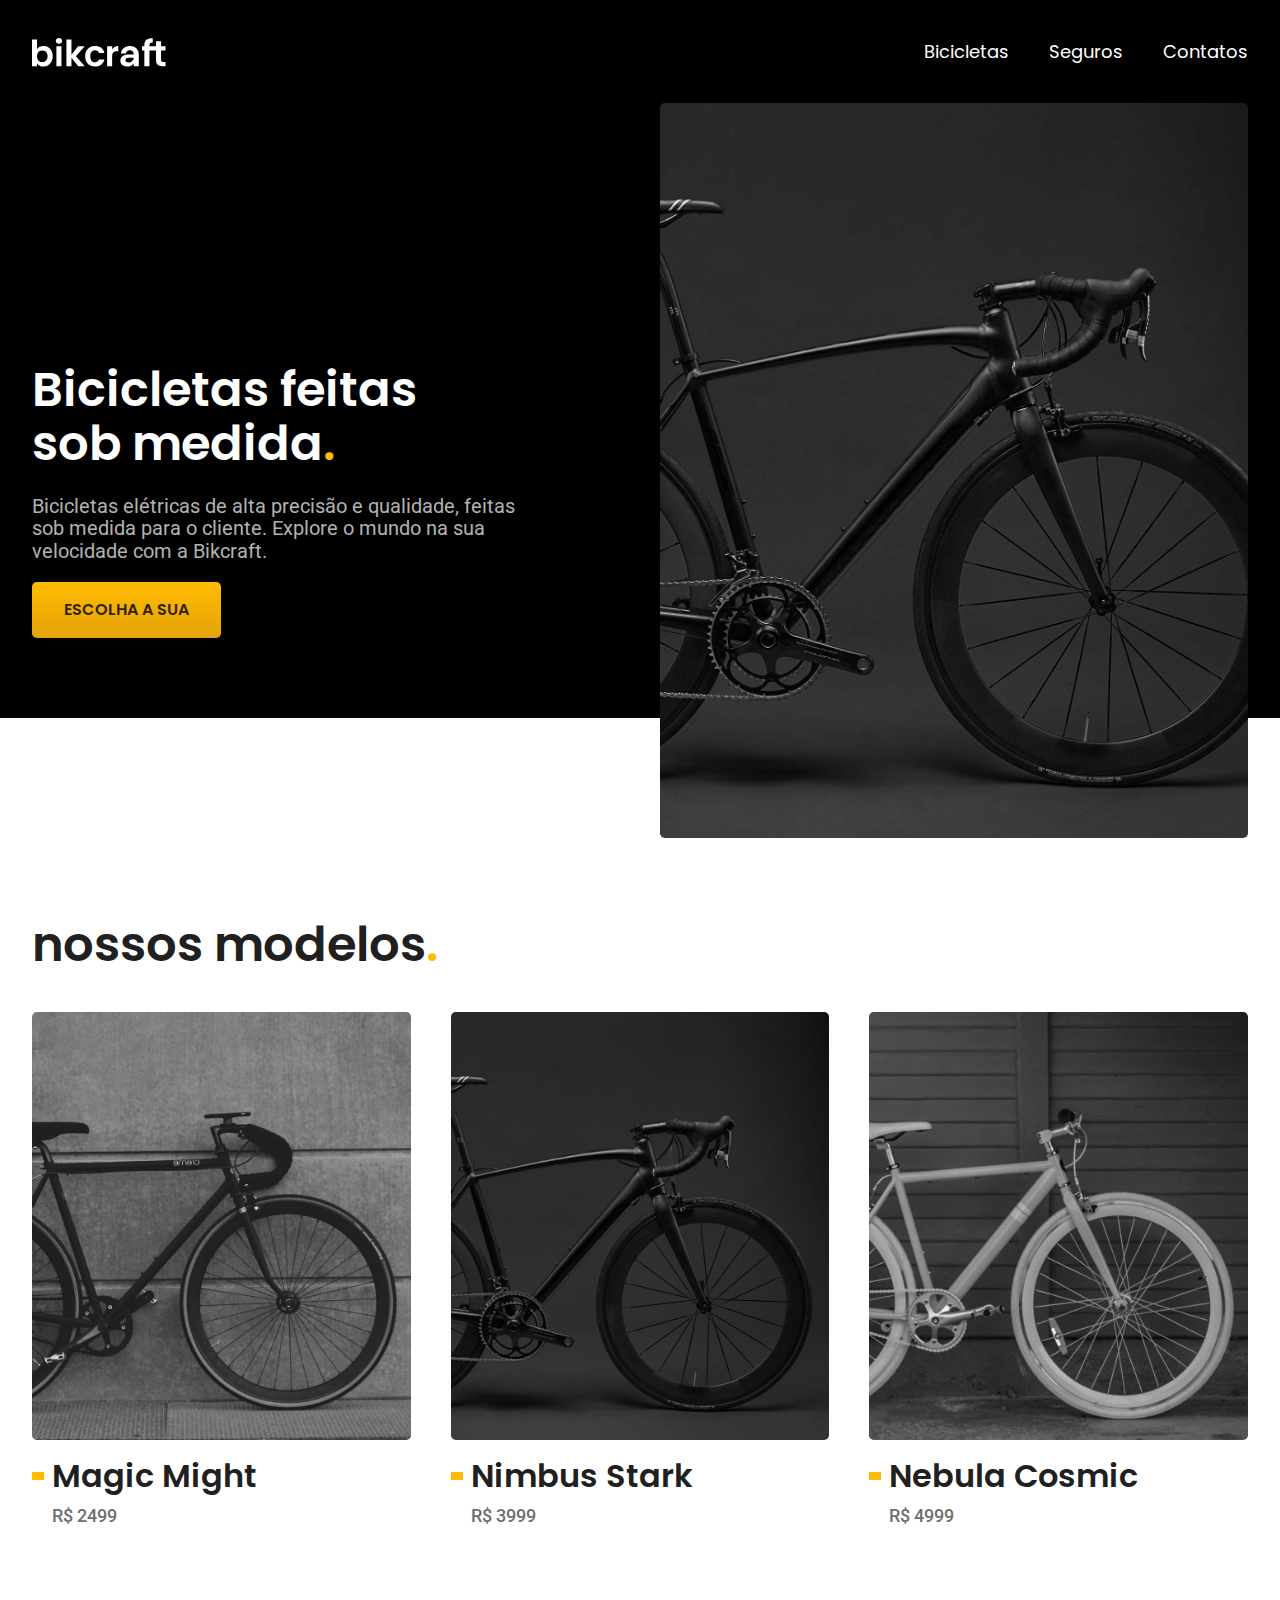
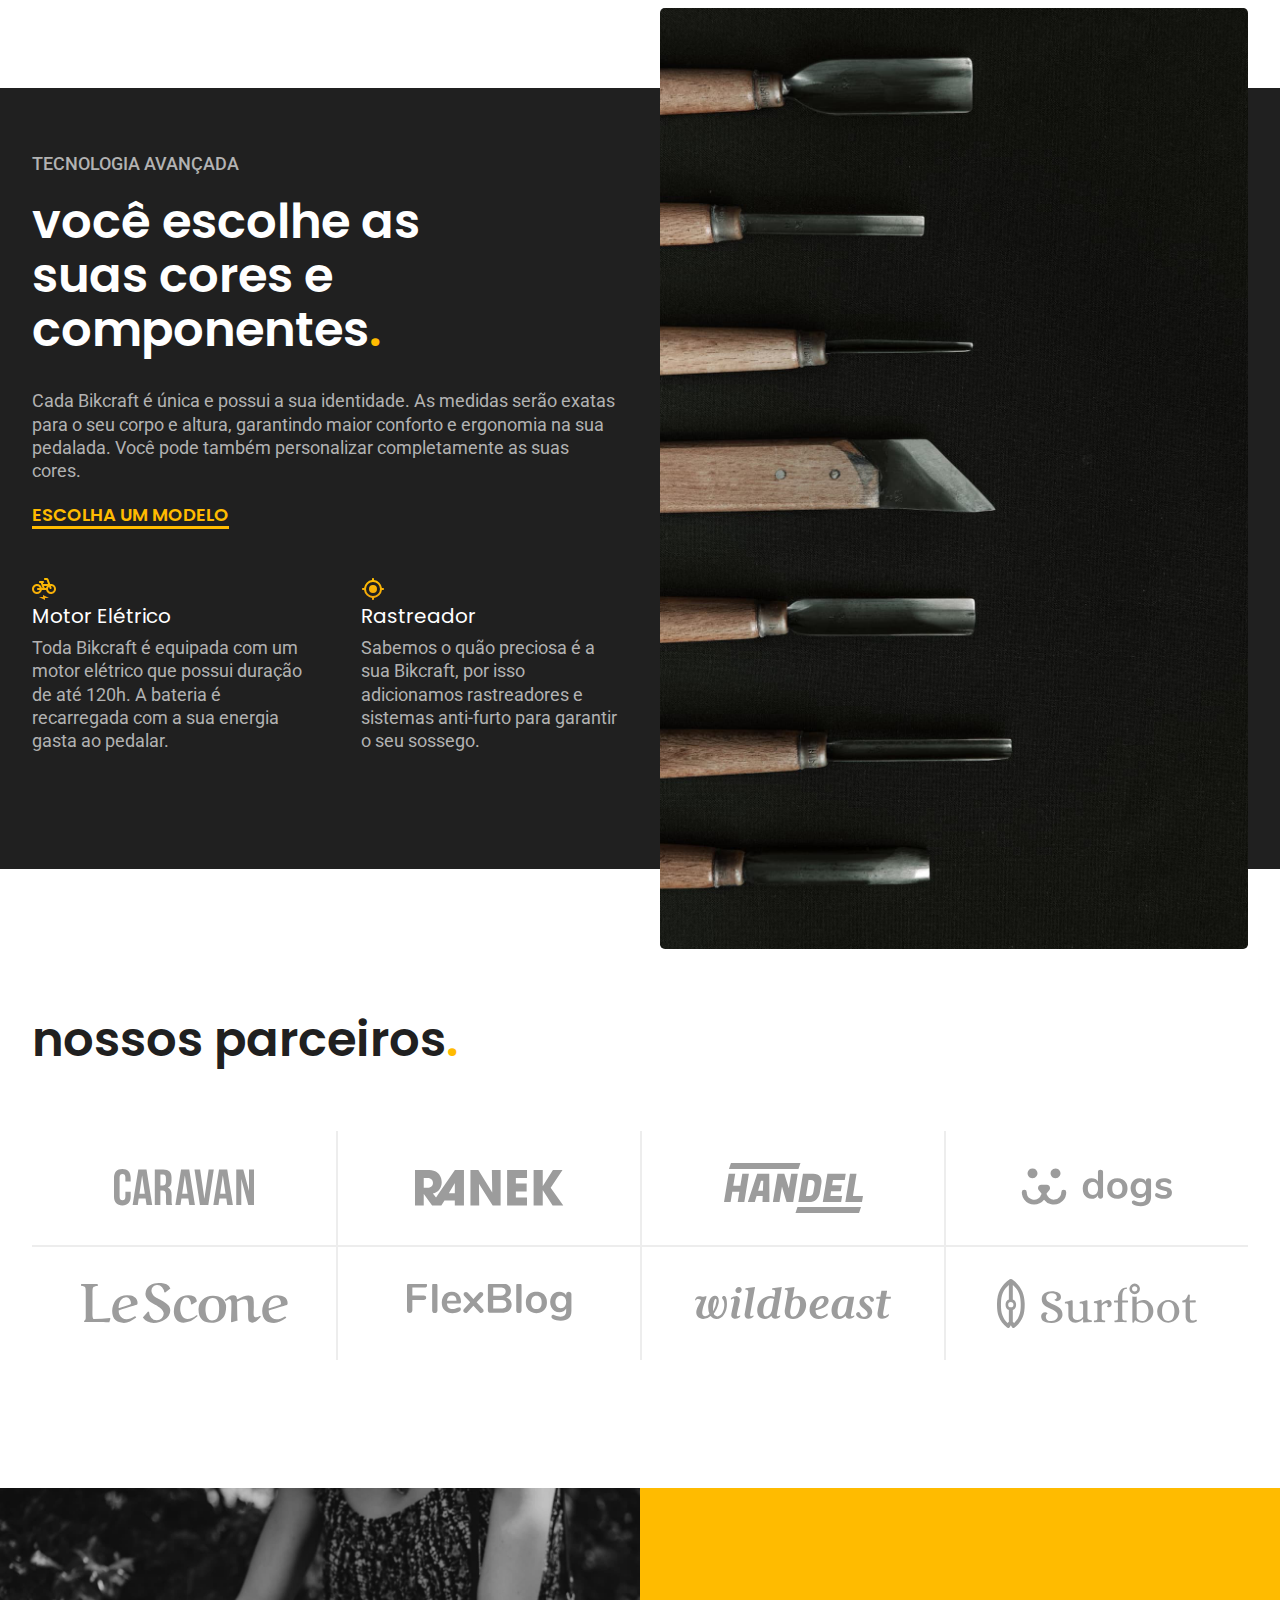
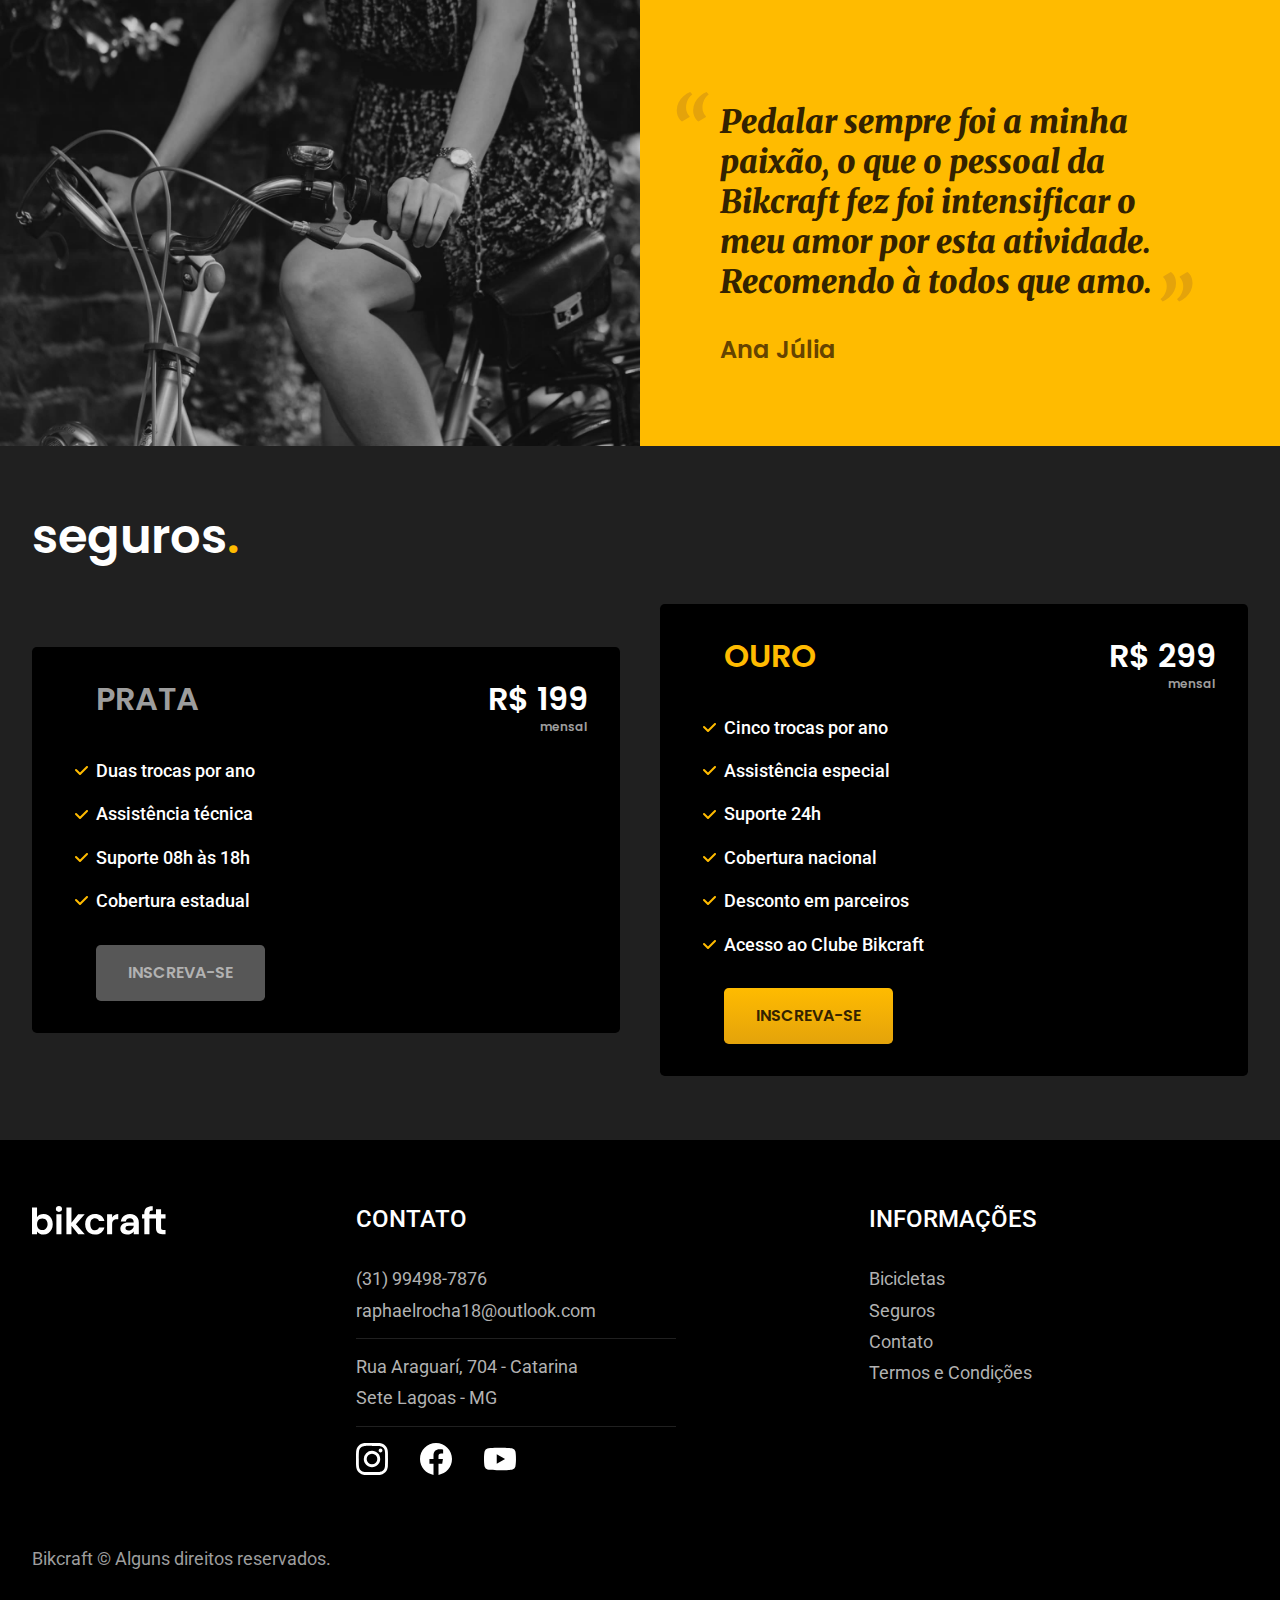
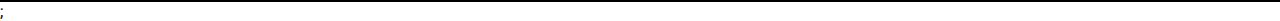
<file: index.html>
<!DOCTYPE html>

<html lang="pt-br">

<head>
    <meta charset="UTF-8">
    <meta name="viewport" content="width=device-width, initial-scale=1.0">

    <title>Bikcraft - Bicicletas Elétricas</title>
    <meta name="description" content="Bicicletas elétricas de alta precisão e qualidade,  feitas sob medida para o cliente. Explore o mundo na sua velocidade com a Bikcraft.">

    <link rel="stylesheet" href="./style.css">

    <link rel="preconnect" href="https://fonts.googleapis.com">
    <link rel="preconnect" href="https://fonts.gstatic.com" crossorigin>
    <link href="https://fonts.googleapis.com/css2?family=Merriweather:ital,wght@1,900&family=Poppins:wght@400;600&family=Roboto:wght@400;500&display=swap" rel="stylesheet">
</head>

<body>
    <header class="header-bg">
        <div class="header container">
            <a href="./"><img src="./img/bikcraft.svg" alt="Logotipo Bikcraft"></a>
            <nav aria-label="primaria">
                <ul class="menu">
                    <li><a class="botao-menu" href="./bicicletas.html">Bicicletas</a></li>
                    <li><a class="botao-menu" href="./seguros.html">Seguros</a></li>
                    <li><a class="botao-menu" href="./contatos.html">Contatos</a></li>
                </ul>
            </nav>
        </div>
    </header>

    <main class="introducao-bg">
        <div class="introducao container">
            <div class="introducao-conteudo">
                <h1 class="poppins-64b c00 fadeInDown" data-anime="200">Bicicletas feitas sob medida<span class="p1">.</span></h1>
                <p class="roboto-24 c40 fadeInDown" data-anime="400">Bicicletas elétricas de alta precisão e qualidade, feitas sob medida para o cliente. Explore o mundo na sua velocidade com a Bikcraft.</p>
                <a class="botao-1 fadeInDown" data-anime="600" href="./bicicletas.html">Escolha a sua</a>
            </div>
            <div>
                <img class="fadeInDown" data-anime="800" src="./img/fotos/introducao.jpg" alt="Bicicleta Preta">
            </div>
        </div>
    </main>

    <article class="bicicletas-home">
        <h2 class="container poppins-64b c99">nossos modelos<span class="p1">.</span></h2>
        <ul>
            <li>
                <a href="./bicicletas/magic.html">
                    <img src="./img/bicicletas/magic-home.jpg" alt="Bicicleta Preta">
                    <h3 class="poppins-32b c99">Magic Might</h3>
                    <span class="roboto-18b c70">R$ 2499</span>
                </a>
            </li>

            <li>
                <a href="./bicicletas/nimbus.html">
                    <img src="./img/bicicletas/nimbus-home.jpg" alt="Bicicleta Preta">
                    <h3 class="poppins-32b c99">Nimbus Stark</h3>
                    <span class="roboto-18b c70">R$ 3999</span>
                </a>
            </li>

            <li>
                <a href="./bicicletas/nebula.html">
                    <img src="./img/bicicletas/nebula-home.jpg" alt="Bicicleta Branca">
                    <h3 class="poppins-32b c99">Nebula Cosmic</h3>
                    <span class="roboto-18b c70">R$ 4999</span>
                </a>
            </li>
        </ul>

    </article>

    <article class="tecnologia-bg">
        <div class="tecnologia container">
            <div class="tecnologia-conteudo">
                <span class="roboto-24b c40">Tecnologia Avançada</span>
                <h2 class="poppins-64b c00">você escolhe as suas cores e componentes<span class="p1">.</span></h2>
                <p class="roboto-24 c40">Cada Bikcraft é única e possui a sua identidade. As medidas serão exatas para o seu corpo e altura, garantindo maior conforto e ergonomia na sua pedalada. Você pode também personalizar completamente as suas cores.</p>
                <a class="botao-link" href="./bicicletas.html">Escolha um modelo</a>
                <ul class="tecnologia-lista">
                    <li>
                        <img src="./img/icones/eletrica.svg" alt="">
                        <h3 class="poppins-24 c00">Motor Elétrico</h3>
                        <p class="roboto-16 c40">Toda Bikcraft é equipada com um motor elétrico que possui duração de até 120h. A bateria é recarregada com a sua energia gasta ao pedalar.</p>
                    </li>

                    <li>
                        <img src="./img/icones/rastreador.svg" alt="">
                        <h3 class="poppins-24 c00">Rastreador</h3>
                        <p class="roboto-16 c40">Sabemos o quão preciosa é a sua Bikcraft, por isso adicionamos rastreadores e sistemas anti-furto para garantir o seu sossego.</p>
                    </li>
                </ul>
            </div>
            <img class="tecnologia-img" src="./img/fotos/tecnologia.jpg" alt="Ferramentas de Manufatura">
        </div>
    </article>

    <section class="parceiros" aria-label="Nossos Parceiros">
        <div class="container">
            <h2 class="poppins-64b c99">nossos parceiros<span class="p1">.</span></h2>
        </div>
        <ul class="container-2">
            <li><img src="./img/parceiros/caravan.svg" alt="Logo Caravan"></li>
            <li><img src="./img/parceiros/ranek.svg" alt="Logo Ranek.svg"></li>
            <li><img src="./img/parceiros/handel.svg" alt="Logo Handel.svg"></li>
            <li><img src="./img/parceiros/dogs.svg" alt="Logo Dogs.svg"></li>
            <li><img src="./img/parceiros/lescone.svg" alt="Logo Lescone.svg"></li>
            <li><img src="./img/parceiros/flexblog.svg" alt="Logo Flexblog.svg"></li>
            <li><img src="./img/parceiros/wildbeast.svg" alt="Logo Wildbeast.svg"></li>
            <li><img src="./img/parceiros/surfbot.svg" alt="Logo Surfbot.svg"></li>
        </ul>
    </section>

    <section class="depoimento" aria-label="Depoimento">
        <div>
            <img src="./img/fotos/depoimento.jpg" alt="Pessoa pedalando uma bicicleta Bikcraft">
        </div>
        <div class="depoimento-conteudo">
            <blockquote>
                <p class="merriweather-40bli p5">Pedalar sempre foi a minha paixão, o que o pessoal da Bikcraft fez foi intensificar o meu amor por esta atividade. Recomendo à todos que amo.</p>
            </blockquote>
            <span class="poppins-24b p4">Ana Júlia</span>
        </div>
    </section>

    <article class="seguros-bg">
        <div class="seguros container">
            <h2 class="poppins-64b c00">seguros<span class="p1">.</span></h2>
            <div class="seguros-item">
                <h3 class="poppins-32b c50">Prata</h3>
                <span class="poppins-32b c00">R$ 199 <span class="poppins-12b c50">mensal</span></span>
                <ul class="roboto-18b c00">
                    <li>Duas trocas por ano</li>
                    <li>Assistência técnica</li>
                    <li>Suporte 08h às 18h</li>
                    <li>Cobertura estadual</li>
                </ul>
                <a class="botao-2" href="./">Inscreva-se</a>
            </div>

            <div class="seguros-item">
                <h3 class="poppins-32b p1">Ouro</h3>
                <span class="poppins-32b c00">R$ 299 <span class="poppins-12b c50">mensal</span></span>
                <ul class="roboto-18b c00">
                    <li>Cinco trocas por ano</li>
                    <li>Assistência especial</li>
                    <li>Suporte 24h</li>
                    <li>Cobertura nacional</li>
                    <li>Desconto em parceiros</li>
                    <li>Acesso ao Clube Bikcraft</li>
                </ul>
                <a class="botao-1" href="./">Inscreva-se</a>
            </div>
        </div>
    </article>

    <footer class="footer-bg">
        <div class="footer container">
            <img src="./img/bikcraft.svg" alt="Logotipo Bikcraft">
            <div class="footer-contato">
                <h3 class="roboto-24b c00">Contato</h3>
                <ul class="roboto-18 c40">
                    <li><a href="tel:+5531994987876">(31) 99498-7876</a></li>
                    <li><a href="mailto:raphaelrocha18@outlook.com">raphaelrocha18@outlook.com</a></li>
                    <li>Rua Araguarí, 704 - Catarina</li>
                    <li>Sete Lagoas - MG</li>
                </ul>
                <div class="footer-redes">
                    <a href="https://www.instagram.com">
                        <img src="./img/redes/instagram.svg" alt="">
                    </a>
                    <a href="https://www.facebook.com">
                        <img src="./img/redes/facebook.svg" alt="">
                    </a>
                    <a href="https://www.youtube.com">
                        <img src="./img/redes/youtube.svg" alt="">
                    </a>
                </div>
            </div>
            <div class="footer-informacoes">
                <h3 class="roboto-24b c00">Informações</h3>
                <ul class="roboto-18 c40">
                    <li><a href="./bicicletas.html">Bicicletas</a></li>
                    <li><a href="./seguros.html">Seguros</a></li>
                    <li><a href="">Contato</a></li>
                    <li><a href="./termos.html">Termos e Condições</a></li>
                </ul>
            </div>
            <span class="roboto-18 c50">Bikcraft © Alguns direitos reservados.</span>
        </div>
    </footer>

    <script src="/js/plugins/simple-anime.js"></script>;
    <script src="/js/script.js"></script>
</body>

</html>
</file>
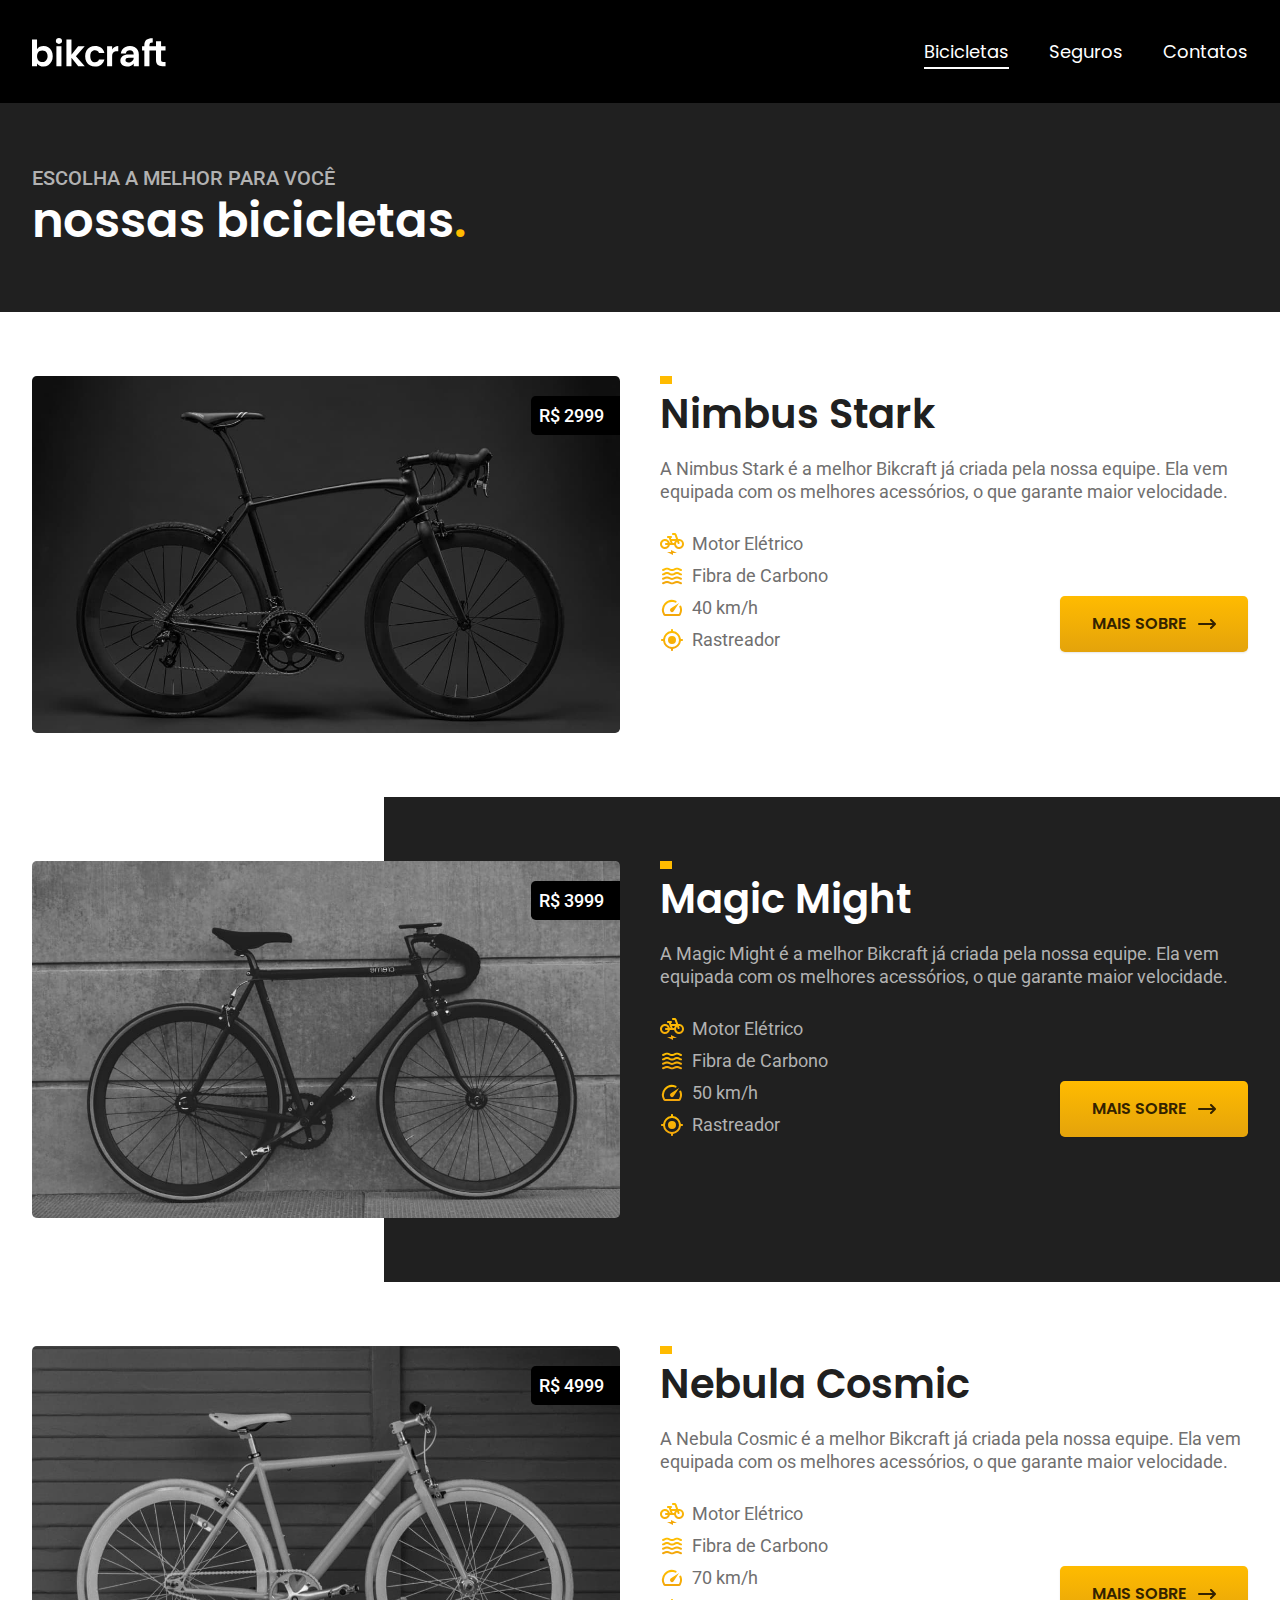
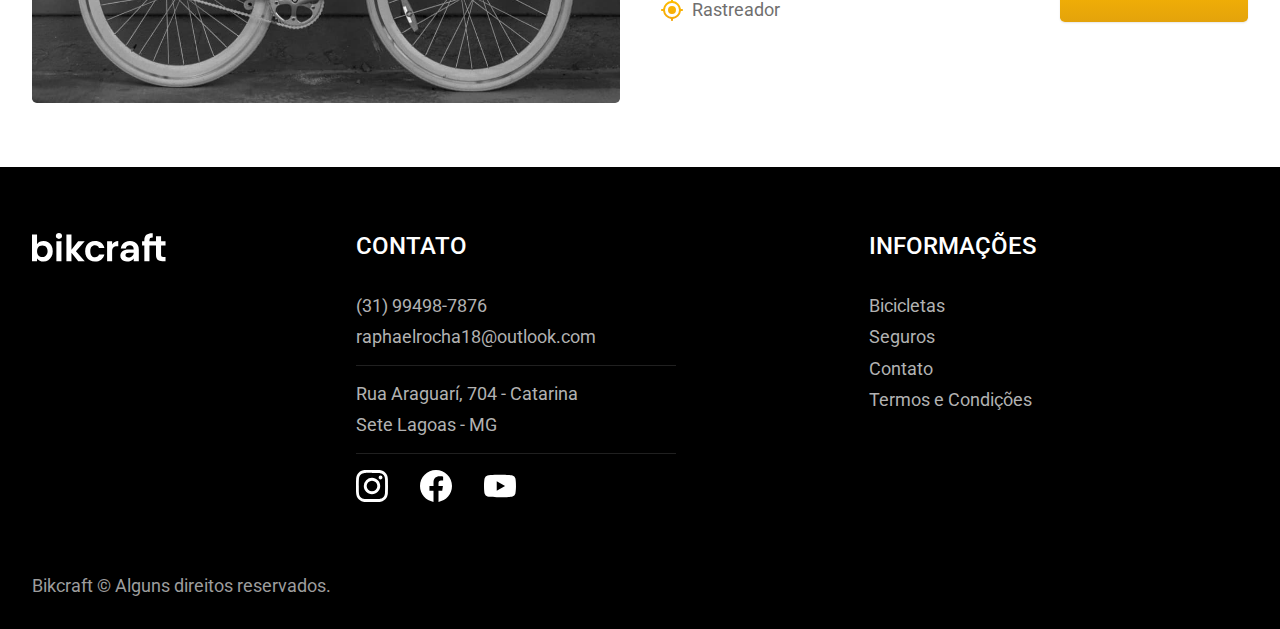
<file: bicicletas.html>
<!DOCTYPE html>

<html lang="pt-br">

<head>
    <meta charset="UTF-8">
    <meta name="viewport" content="width=device-width, initial-scale=1.0">

    <title>Bicicletas | Bikcraft</title>
    <meta name="description" content="Bicicletas elétricas de alta precisão e qualidade,  feitas sob medida para o cliente. Explore o mundo na sua velocidade com a Bikcraft.">

    <link rel="stylesheet" href="./style.css">

    <link rel="preconnect" href="https://fonts.googleapis.com">
    <link rel="preconnect" href="https://fonts.gstatic.com" crossorigin>
    <link href="https://fonts.googleapis.com/css2?family=Merriweather:ital,wght@1,900&family=Poppins:wght@400;600&family=Roboto:wght@400;500&display=swap" rel="stylesheet">
</head>

<body id="bicicletas">
    <header class="header-bg">
        <div class="header container">
            <a href="./"><img src="./img/bikcraft.svg" alt="Logotipo Bikcraft"></a>
            <nav aria-label="primaria">
                <ul class="menu">
                    <li><a class="botao-menu" href="./bicicletas.html">Bicicletas</a></li>
                    <li><a class="botao-menu" href="./seguros.html">Seguros</a></li>
                    <li><a class="botao-menu" href="./contatos.html">Contatos</a></li>
                </ul>
            </nav>
        </div>
    </header>

    <main>
        <div class="titulo-bg">
            <div class="titulo container">
                <p class="roboto-24b c40">ESCOLHA A MELHOR PARA VOCÊ</p>
                <h1 class="poppins-64b c00">nossas bicicletas<span class="p1">.</span></h1>
            </div>
        </div>

        <div class="bicicletas-bg">
            <div class="bicicletas container">
                <div class="bicicletas-imagem">
                    <img src="./img/bicicletas/nimbus.jpg" alt="Bicicleta Preta">
                    <span class="roboto-18b c00">R$ 2999</span>
                </div>
                <div class="bicicletas-conteudo">
                    <h2 class="poppins-40b c99">Nimbus Stark</h2>
                    <p class="roboto-18 c70">A Nimbus Stark é a melhor Bikcraft já criada pela nossa equipe. Ela vem equipada com os melhores acessórios, o que garante maior velocidade.</p>
                    <ul class="roboto-18 c70">
                        <li>
                            <img src="./img/icones/eletrica.svg" alt="">
                            <span>Motor Elétrico</span>
                        </li>
                        <li>
                            <img src="./img/icones/carbono.svg" alt="">
                            <span>Fibra de Carbono</span>
                        </li>
                        <li>
                            <img src="./img/icones/velocidade.svg" alt="">
                            <span>40 km/h</span>
                        </li>
                        <li>
                            <img src="./img/icones/rastreador.svg" alt="">
                            <span>Rastreador</span>
                        </li>
                    </ul>
                    <a class="botao-1 seta" href="./bicicletas/nimbus.html">Mais sobre</a>
                </div>
            </div>
        </div>

        <div class="bicicletas-bg">
            <div class="bicicletas container">
                <div class="bicicletas-imagem">
                    <img src="./img/bicicletas/magic.jpg" alt="Bicicleta Preta">
                    <span class="roboto-18b c00">R$ 3999</span>
                </div>
                <div class="bicicletas-conteudo">
                    <h2 class="poppins-40b c00">Magic Might</h2>
                    <p class="roboto-18 c40">A Magic Might é a melhor Bikcraft já criada pela nossa equipe. Ela vem equipada com os melhores acessórios, o que garante maior velocidade.</p>
                    <ul class="roboto-18 c40">
                        <li>
                            <img src="./img/icones/eletrica.svg" alt="">
                            <span>Motor Elétrico</span>
                        </li>
                        <li>
                            <img src="./img/icones/carbono.svg" alt="">
                            <span>Fibra de Carbono</span>
                        </li>
                        <li>
                            <img src="./img/icones/velocidade.svg" alt="">
                            <span>50 km/h</span>
                        </li>
                        <li>
                            <img src="./img/icones/rastreador.svg" alt="">
                            <span>Rastreador</span>
                        </li>
                    </ul>
                    <a class="botao-1 seta" href="./bicicletas/magic.html">Mais sobre</a>
                </div>
            </div>
        </div>

        <div class="bicicletas-bg">
            <div class="bicicletas container">
                <div class="bicicletas-imagem">
                    <img src="./img/bicicletas/nebula.jpg" alt="Bicicleta Preta">
                    <span class="roboto-18b c00">R$ 4999</span>
                </div>
                <div class="bicicletas-conteudo">
                    <h2 class="poppins-40b c99">Nebula Cosmic</h2>
                    <p class="roboto-18 c70">A Nebula Cosmic é a melhor Bikcraft já criada pela nossa equipe. Ela vem equipada com os melhores acessórios, o que garante maior velocidade.</p>
                    <ul class="roboto-18 c70">
                        <li>
                            <img src="./img/icones/eletrica.svg" alt="">
                            <span>Motor Elétrico</span>
                        </li>
                        <li>
                            <img src="./img/icones/carbono.svg" alt="">
                            <span>Fibra de Carbono</span>
                        </li>
                        <li>
                            <img src="./img/icones/velocidade.svg" alt="">
                            <span>70 km/h</span>
                        </li>
                        <li>
                            <img src="./img/icones/rastreador.svg" alt="">
                            <span>Rastreador</span>
                        </li>
                    </ul>
                    <a class="botao-1 seta" href="./bicicletas/nebula.html">Mais sobre</a>
                </div>
            </div>
        </div>
    </main>

    <footer class="footer-bg">
        <div class="footer container">
            <img src="./img/bikcraft.svg" alt="Logotipo Bikcraft">
            <div class="footer-contato">
                <h3 class="roboto-24b c00">Contato</h3>
                <ul class="roboto-18 c40">
                    <li><a href="tel:+5531994987876">(31) 99498-7876</a></li>
                    <li><a href="mailto:raphaelrocha18@outlook.com">raphaelrocha18@outlook.com</a></li>
                    <li>Rua Araguarí, 704 - Catarina</li>
                    <li>Sete Lagoas - MG</li>
                </ul>
                <div class="footer-redes">
                    <a href="https://www.instagram.com">
                        <img src="./img/redes/instagram.svg" alt="">
                    </a>
                    <a href="https://www.facebook.com">
                        <img src="./img/redes/facebook.svg" alt="">
                    </a>
                    <a href="https://www.youtube.com">
                        <img src="./img/redes/youtube.svg" alt="">
                    </a>
                </div>
            </div>
            <div class="footer-informacoes">
                <h3 class="roboto-24b c00">Informações</h3>
                <ul class="roboto-18 c40">
                    <li><a href="./bicicletas.html">Bicicletas</a></li>
                    <li><a href="./seguros.html">Seguros</a></li>
                    <li><a href="">Contato</a></li>
                    <li><a href="./termos.html">Termos e Condições</a></li>
                </ul>
            </div>
            <span class="roboto-18 c50">Bikcraft © Alguns direitos reservados.</span>
        </div>
    </footer>
    <script src="/js/script.js"></script>
</body>

</html>
</file>
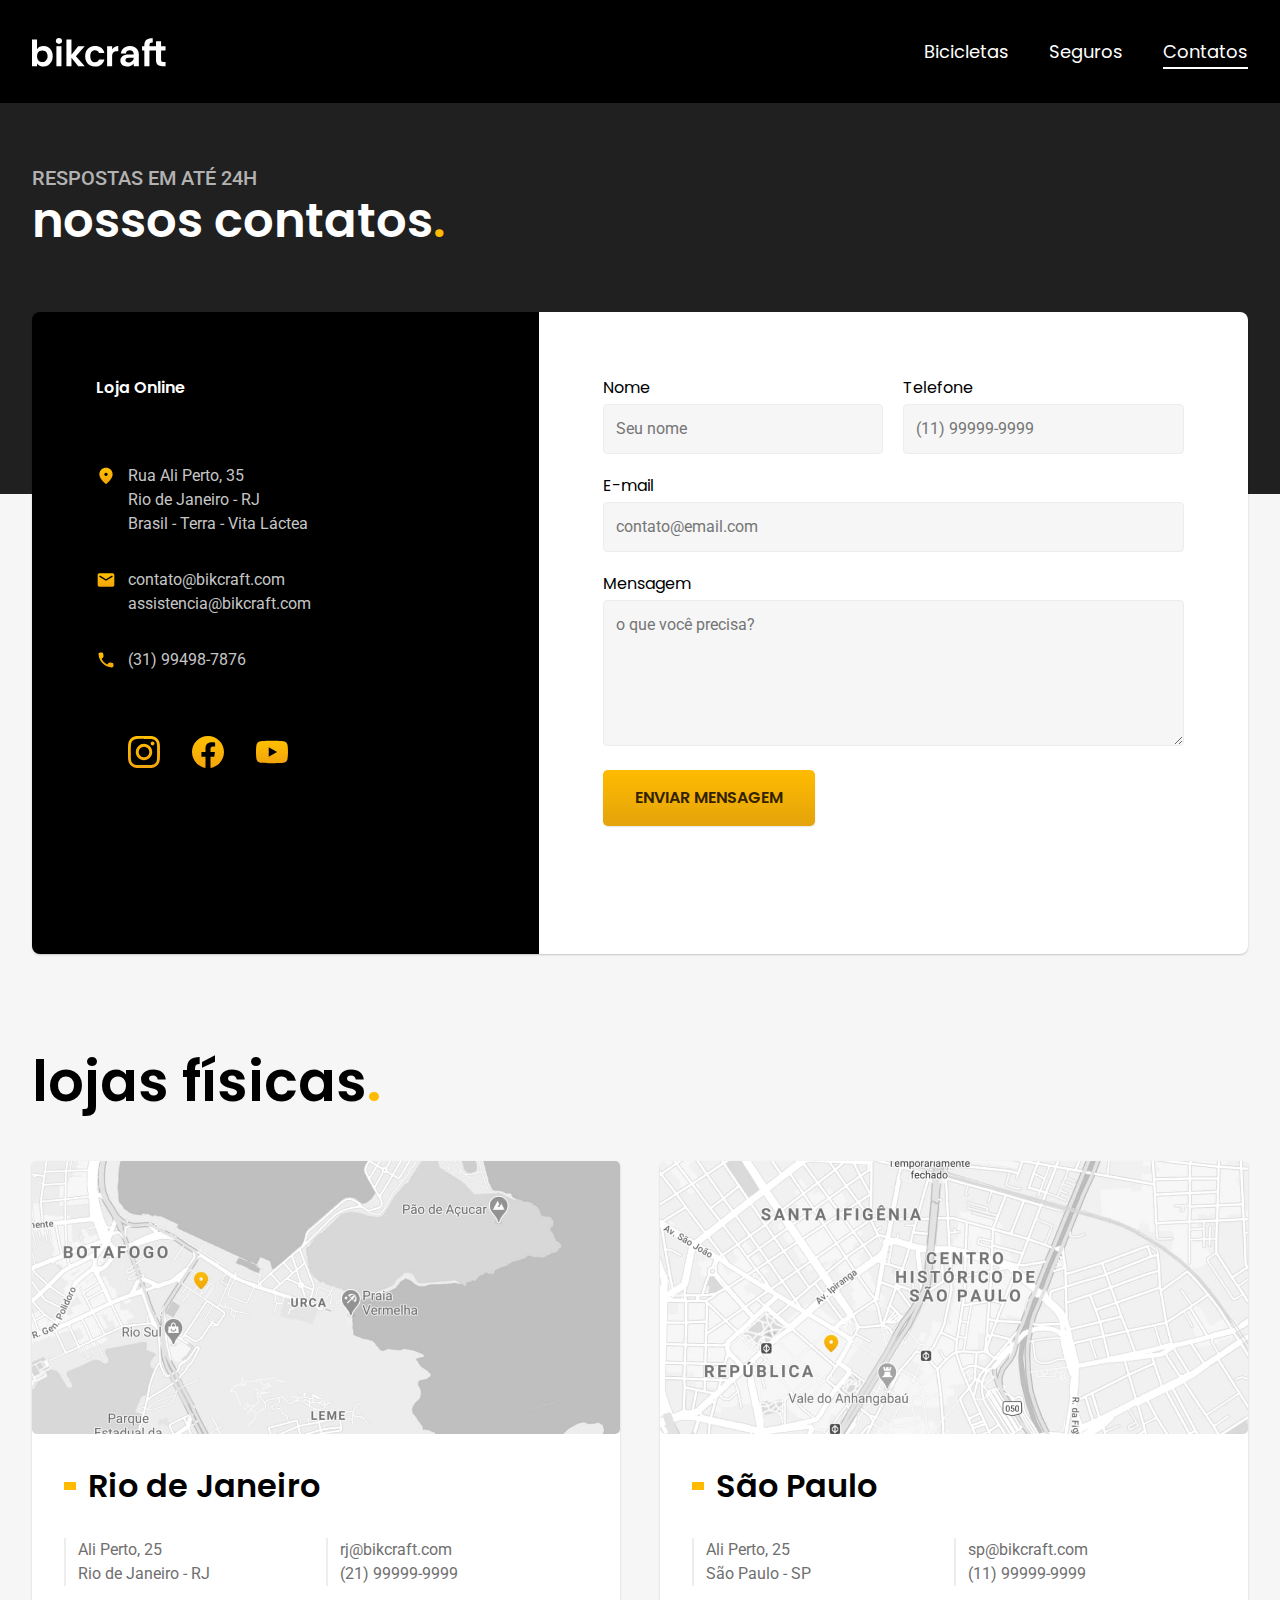
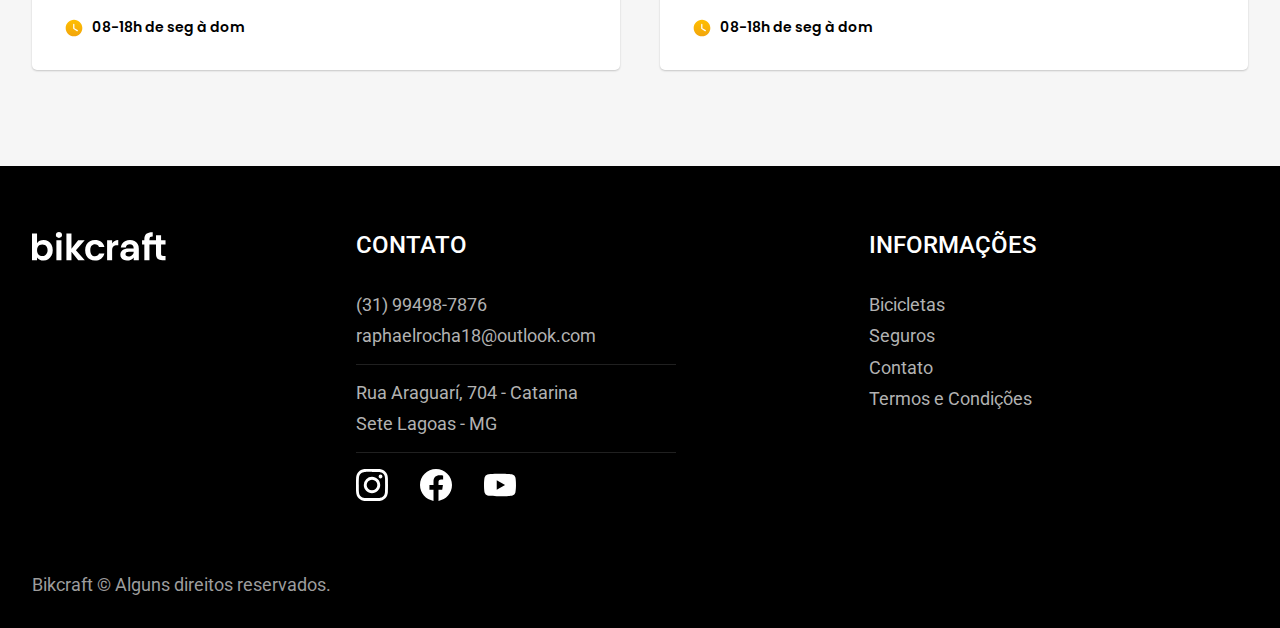
<file: contatos.html>
<!DOCTYPE html>

<html lang="pt-br">

<head>
    <meta charset="UTF-8">
    <meta name="viewport" content="width=device-width, initial-scale=1.0">

    <title>Contatos | Bikcraft</title>
    <meta name="description" content="Bicicletas elétricas de alta precisão e qualidade,  feitas sob medida para o cliente. Explore o mundo na sua velocidade com a Bikcraft.">

    <link rel="stylesheet" href="./style.css">

    <link rel="preconnect" href="https://fonts.googleapis.com">
    <link rel="preconnect" href="https://fonts.gstatic.com" crossorigin>
    <link href="https://fonts.googleapis.com/css2?family=Merriweather:ital,wght@1,900&family=Poppins:wght@400;600&family=Roboto:wght@400;500&display=swap" rel="stylesheet">
</head>

<body id="contatos">
    <header class="header-bg">
        <div class="header container">
            <a href="./"><img src="./img/bikcraft.svg" alt="Logotipo Bikcraft"></a>
            <nav aria-label="primaria">
                <ul class="menu">
                    <li><a class="botao-menu" href="./bicicletas.html">Bicicletas</a></li>
                    <li><a class="botao-menu" href="./seguros.html">Seguros</a></li>
                    <li><a class="botao-menu" href="./contatos.html">Contatos</a></li>
                </ul>
            </nav>
        </div>
    </header>

    <main>
        <div class="titulo-bg">
            <div class="titulo container">
                <p class="roboto-24b c40">RESPOSTAS EM ATÉ 24H</p>
                <h1 class="poppins-64b c00">nossos contatos<span class="p1">.</span></h1>
            </div>
        </div>

        <div class="contatos-bg">
            <div class="contatos container">
                <section class="contatos-dados" aria-label="Endereço">
                    <h2 class="poppins-16b c00">Loja Online</h2>
                    <div class="contatos-endereco roboto-16 c30">
                        <p>Rua Ali Perto, 35</p>
                        <p>Rio de Janeiro - RJ</p>
                        <p>Brasil - Terra - Vita Láctea</p>
                    </div>
                    <address class="contatos-emails roboto-16 c30">
                        <a href="mailto:raphaelrocha18@outlook.com">contato@bikcraft.com</a>
                        <a href="mailto:raphaelrocha18@outlook.com">assistencia@bikcraft.com</a>
                        <a href="tel:+5531994987876">(31) 99498-7876</a>
                    </address>
                    <div class="footer-redes">
                        <a href="https://www.instagram.com">
                            <img src="./img/redes/instagram-p.svg" alt="">
                        </a>
                        <a href="https://www.facebook.com">
                            <img src="./img/redes/facebook-p.svg" alt="">
                        </a>
                        <a href="https://www.youtube.com">
                            <img src="./img/redes/youtube-p.svg" alt="">
                        </a>
                    </div>
                </section>

                <section class="contatos-form" aria-label="Formulário">
                    <form class="form" action="./">
                        <div>
                            <label for="nome">Nome</label>
                            <input type="text" id="nome" name="nome" placeholder="Seu nome">
                        </div>

                        <div>
                            <label for="telefone">Telefone</label>
                            <input type="text" id="tefefone" name="telefone" placeholder="(11) 99999-9999">
                        </div>

                        <div class="col-2">
                            <label for="email">E-mail</label>
                            <input type="email" id="email" name="email" placeholder="contato@email.com">
                        </div>

                        <div class="col-2">
                            <label for="mensagem">Mensagem</label>
                            <textarea rows="5" id="mensagem" name="mensagem" placeholder="o que você precisa?"></textarea>
                        </div>
                        <button class="botao-1">Enviar Mensagem</button>
                    </form>
                </section>
            </div>
        </div>

        <article class="contatos-loja-bg">
            <div class="contatos-loja container">
                <h2 class="poppins-64b">lojas físicas<span class="p1">.</span></h2>
                <div class="lojas-item">
                    <img src="./img/lojas/rj.jpg" alt="Mapa mostrando a localização da loja física no Rio de Janeiro.">
                    <div class="lojas-conteudo">
                        <h3 class="poppins-32b">Rio de Janeiro</h3>
                        <ul class="roboto-16 c70">
                            <li>
                                <p> Ali Perto, 25</p>
                                <p> Rio de Janeiro - RJ</p>
                            </li>
                            <li>
                                <a href="mailto:raphaelrocha18@outlook.com">rj@bikcraft.com</a>
                                <a href="tel:+5531994987876">(21) 99999-9999</a>
                            </li>
                        </ul>
                        <p class="poppins-14b lojas-tempo"> <img src="./img/icones/horario.svg" alt=""> 08-18h de seg à dom</p>
                    </div>
                </div>
                <div class="lojas-item">
                    <img src="./img/lojas/sp.jpg" alt="Mapa mostrando a localização da loja física em São Paulo.">
                    <div class="lojas-conteudo">
                        <h3 class="poppins-32b">São Paulo</h3>
                        <ul class="roboto-16 c70">
                            <li>
                                <p> Ali Perto, 25</p>
                                <p> São Paulo - SP</p>
                            </li>
                            <li>
                                <a href="mailto:raphaelrocha18@outlook.com">sp@bikcraft.com</a>
                                <a href="tel:+5531994987876">(11) 99999-9999</a>
                            </li>
                        </ul>
                        <p class="poppins-14b lojas-tempo"> <img src="./img/icones/horario.svg" alt=""> 08-18h de seg à dom</p>
                    </div>
                </div>
            </div>
        </article>

    </main>

    <footer class="footer-bg">
        <div class="footer container">
            <img src="./img/bikcraft.svg" alt="Logotipo Bikcraft">
            <div class="footer-contato">
                <h3 class="roboto-24b c00">Contato</h3>
                <ul class="roboto-18 c40">
                    <li><a href="tel:+5531994987876">(31) 99498-7876</a></li>
                    <li><a href="mailto:raphaelrocha18@outlook.com">raphaelrocha18@outlook.com</a></li>
                    <li>Rua Araguarí, 704 - Catarina</li>
                    <li>Sete Lagoas - MG</li>
                </ul>
                <div class="footer-redes">
                    <a href="https://www.instagram.com">
                        <img src="./img/redes/instagram.svg" alt="">
                    </a>
                    <a href="https://www.facebook.com">
                        <img src="./img/redes/facebook.svg" alt="">
                    </a>
                    <a href="https://www.youtube.com">
                        <img src="./img/redes/youtube.svg" alt="">
                    </a>
                </div>
            </div>
            <div class="footer-informacoes">
                <h3 class="roboto-24b c00">Informações</h3>
                <ul class="roboto-18 c40">
                    <li><a href="./bicicletas.html">Bicicletas</a></li>
                    <li><a href="./seguros.html">Seguros</a></li>
                    <li><a href="">Contato</a></li>
                    <li><a href="./termos.html">Termos e Condições</a></li>
                </ul>
            </div>
            <span class="roboto-18 c50">Bikcraft © Alguns direitos reservados.</span>
        </div>
    </footer>
    <script src="/js/script.js"></script>
</body>

</html>
</file>
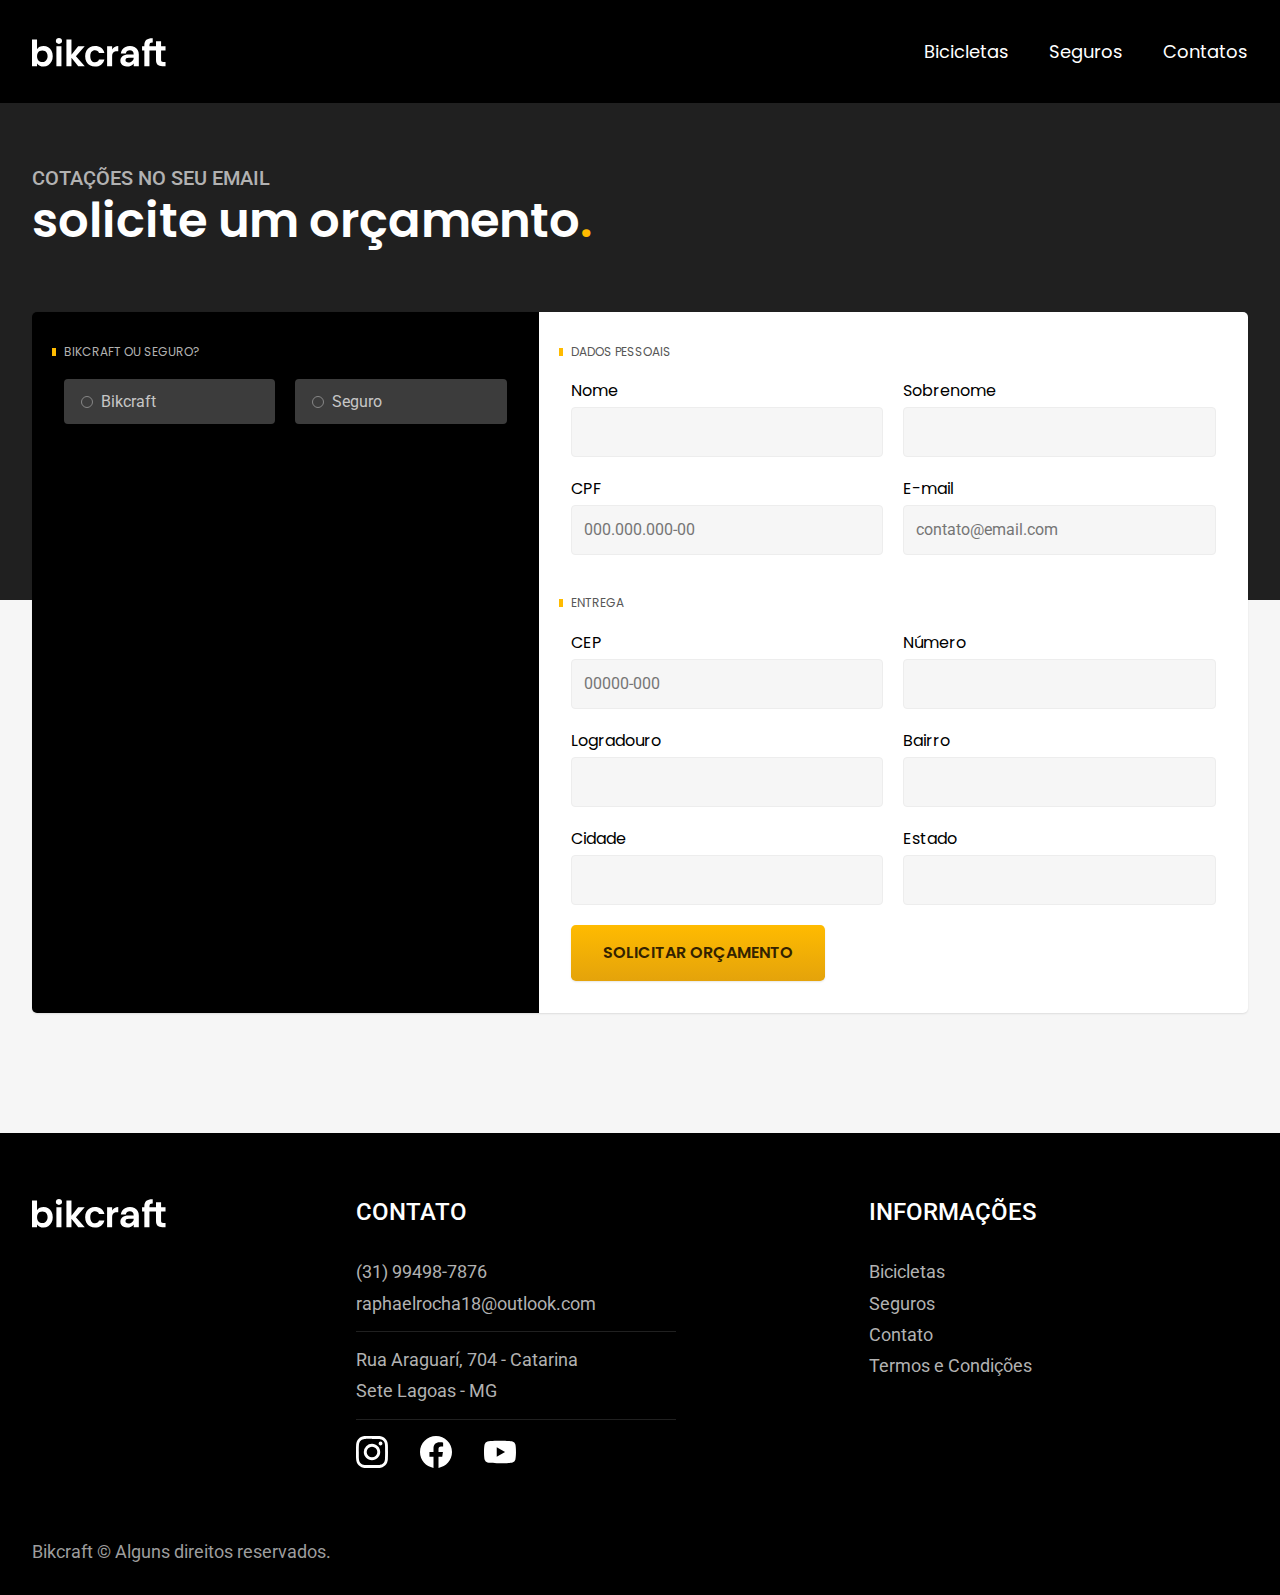
<file: orcamento.html>
<!DOCTYPE html>

<html lang="pt-br">

<head>
    <meta charset="UTF-8">
    <meta name="viewport" content="width=device-width, initial-scale=1.0">

    <title>Orçamento | Bikcraft</title>
    <meta name="description" content="Bicicletas elétricas de alta precisão e qualidade,  feitas sob medida para o cliente. Explore o mundo na sua velocidade com a Bikcraft.">

    <link rel="stylesheet" href="./style.css">

    <link rel="preconnect" href="https://fonts.googleapis.com">
    <link rel="preconnect" href="https://fonts.gstatic.com" crossorigin>
    <link href="https://fonts.googleapis.com/css2?family=Merriweather:ital,wght@1,900&family=Poppins:wght@400;600&family=Roboto:wght@400;500&display=swap" rel="stylesheet">
</head>

<body id="orcamento">
    <header class="header-bg">
        <div class="header container">
            <a href="./"><img src="./img/bikcraft.svg" alt="Logotipo Bikcraft"></a>
            <nav aria-label="primaria">
                <ul class="menu">
                    <li><a class="botao-menu" href="./bicicletas.html">Bicicletas</a></li>
                    <li><a class="botao-menu" href="./seguros.html">Seguros</a></li>
                    <li><a class="botao-menu" href="./contatos.html">Contatos</a></li>
                </ul>
            </nav>
        </div>
    </header>

    <main>
        <div class="titulo-bg">
            <div class="titulo container">
                <p class="roboto-24b c40">COTAÇÕES NO SEU EMAIL</p>
                <h1 class="poppins-64b c00">solicite um orçamento<span class="p1">.</span></h1>
            </div>
        </div>

        <form class="orcamento container" action="./">
            <div class="orcamento-produto">
                <h2 class="poppins-12 c40">BIKCRAFT OU SEGURO?</h2>

                <input type="radio" name="tipo" value="bikcraft" id="bikcraft">
                <label for="bikcraft">Bikcraft</label>

                <input type="radio" name="tipo" value="seguro" id="seguro">
                <label for="seguro">Seguro</label>

                <div class="orcamento-conteudo" id="orcamento-bikcraft">
                    <h2 class="poppins-12 c40">ESCOLHA A SUA:</h2>

                    <input type="radio" name="produto" value="nimbus" id="nimbus">
                    <label for="nimbus">Nimbus Stark <span>R$ 4999</span></label>
                    <div class="orcamento-detalhes">
                        <ul class="poppins-12 c70">
                            <li><img src="/img/icones/eletrica.svg" alt="">Motor Elétrico</li>
                            <li><img src="/img/icones/carbono.svg" alt="">Fibra de carbono</li>
                            <li><img src="/img/icones/velocidade.svg" alt="">50 km/h</li>
                            <li><img src="/img/icones/rastreador.svg" alt="">Rastreador</li>
                        </ul>
                        <img src="/img/bicicletas/nimbus.jpg" alt="">
                    </div>

                    <input type="radio" name="produto" value="magic" id="magic">
                    <label for="magic">Magic Might <span>R$ 2499</span></label>
                    <div class="orcamento-detalhes">
                        <ul class="poppins-12 c70">
                            <li><img src="/img/icones/eletrica.svg" alt="">Motor Elétrico</li>
                            <li><img src="/img/icones/carbono.svg" alt="">Fibra de carbono</li>
                            <li><img src="/img/icones/velocidade.svg" alt="">50 km/h</li>
                            <li><img src="/img/icones/rastreador.svg" alt="">Rastreador</li>
                        </ul>
                        <img src="/img/bicicletas/magic.jpg" alt="">
                    </div>

                    <input type="radio" name="produto" value="nebula" id="nebula">
                    <label for="nebula">Nebula Cosmic <span>R$ 3999</span></label>
                    <div class="orcamento-detalhes">
                        <ul class="poppins-12 c70">
                            <li><img src="/img/icones/eletrica.svg" alt="">Motor Elétrico</li>
                            <li><img src="/img/icones/carbono.svg" alt="">Fibra de carbono</li>
                            <li><img src="/img/icones/velocidade.svg" alt="">50 km/h</li>
                            <li><img src="/img/icones/rastreador.svg" alt="">Rastreador</li>
                        </ul>
                        <img src="/img/bicicletas/nebula.jpg" alt="">
                    </div>
                </div>

                <div class="orcamento-conteudo" id="orcamento-seguro">
                    <h2 class="poppins-12 c40">ESCOLHA O PLANO:</h2>

                    <input type="radio" name="produto" value="prata" id="prata">
                    <label for="prata">Prata<span>R$ 199</span></label>

                    <input type="radio" name="produto" value="ouro" id="ouro">
                    <label for="ouro">Ouro<span>R$ 299</span></label>
                </div>
            </div>

            <div class="orcamento-dados form">
                <h2 class="poppins-12 c80 col-2">DADOS PESSOAIS</h2>
                <div>
                    <label for="nome">Nome</label>
                    <input type="text" id="nome" name="nome">
                </div>
                <div>
                    <label for="sobrenome">Sobrenome</label>
                    <input type="text" id="sobrenome" name="sobrenome">
                </div>
                <div>
                    <label for="cpf">CPF</label>
                    <input type="text" id="cpf" name="cpf" placeholder="000.000.000-00">
                </div>
                <div>
                    <label for="email">E-mail</label>
                    <input type="email" id="email" name="email" placeholder="contato@email.com">
                </div>

                <h2 class="poppins-12 c80 col-2">ENTREGA</h2>

                <div>
                    <label for="cep">CEP</label>
                    <input type="text" id="cep" name="cep" placeholder="00000-000">
                </div>
                <div>
                    <label for="numero">Número</label>
                    <input type="text" id="numero" name="numero">
                </div>
                <div>
                    <label for="logradouro">Logradouro</label>
                    <input type="text" id="logradouro" name="logradouro">
                </div>
                <div>
                    <label for="bairro">Bairro</label>
                    <input type="text" id="bairro" name="bairro">
                </div>
                <div>
                    <label for="cidade">Cidade</label>
                    <input type="text" id="cidade" name="cidade">
                </div>
                <div>
                    <label for="Estado">Estado</label>
                    <input type="text" id="Estado" name="Estado">
                </div>
                <button class="botao-1">Solicitar Orçamento</button>
            </div>
        </form>

    </main>

    <footer class="footer-bg">
        <div class="footer container">
            <img src="./img/bikcraft.svg" alt="Logotipo Bikcraft">
            <div class="footer-contato">
                <h3 class="roboto-24b c00">Contato</h3>
                <ul class="roboto-18 c40">
                    <li><a href="tel:+5531994987876">(31) 99498-7876</a></li>
                    <li><a href="mailto:raphaelrocha18@outlook.com">raphaelrocha18@outlook.com</a></li>
                    <li>Rua Araguarí, 704 - Catarina</li>
                    <li>Sete Lagoas - MG</li>
                </ul>
                <div class="footer-redes">
                    <a href="https://www.instagram.com">
                        <img src="./img/redes/instagram.svg" alt="">
                    </a>
                    <a href="https://www.facebook.com">
                        <img src="./img/redes/facebook.svg" alt="">
                    </a>
                    <a href="https://www.youtube.com">
                        <img src="./img/redes/youtube.svg" alt="">
                    </a>
                </div>
            </div>
            <div class="footer-informacoes">
                <h3 class="roboto-24b c00">Informações</h3>
                <ul class="roboto-18 c40">
                    <li><a href="./bicicletas.html">Bicicletas</a></li>
                    <li><a href="./seguros.html">Seguros</a></li>
                    <li><a href="">Contato</a></li>
                    <li><a href="./termos.html">Termos e Condições</a></li>
                </ul>
            </div>
            <span class="roboto-18 c50">Bikcraft © Alguns direitos reservados.</span>
        </div>
    </footer>
    <script src="/js/script.js"></script>
</body>

</html>
</file>
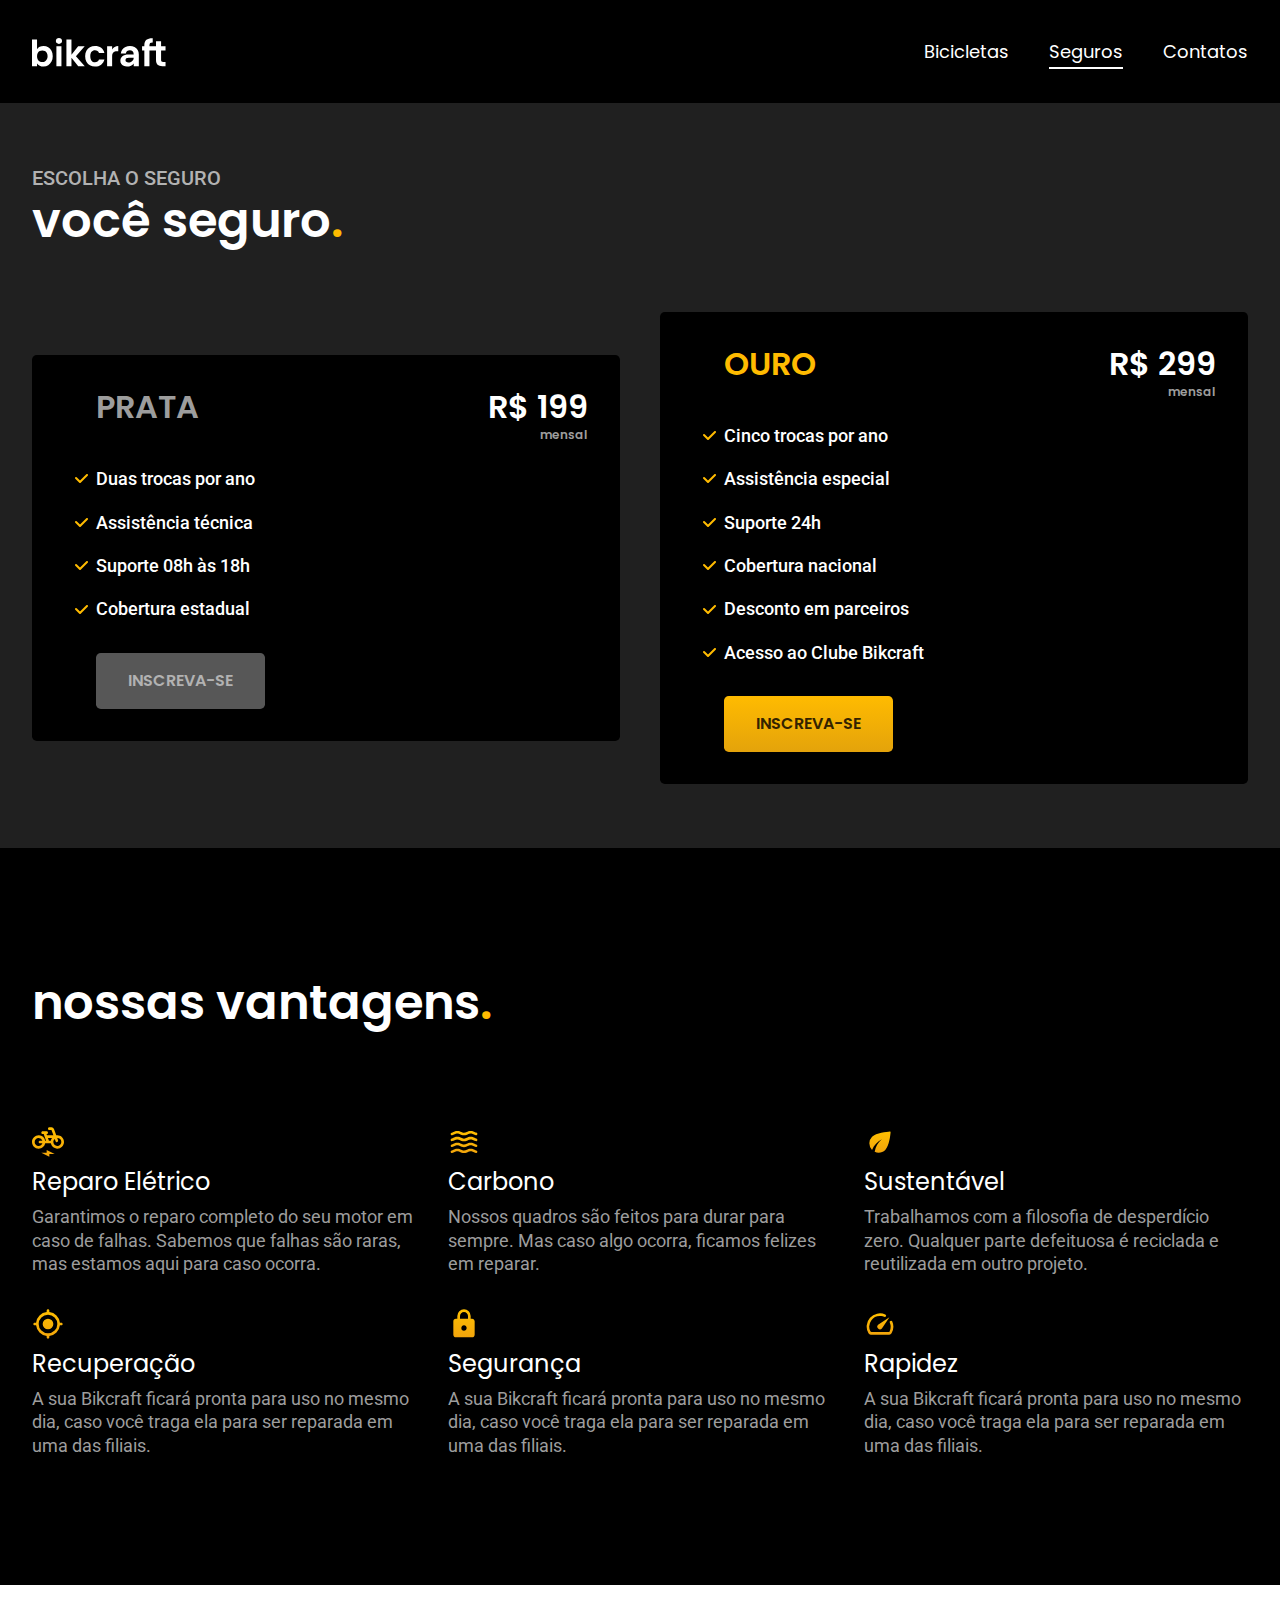
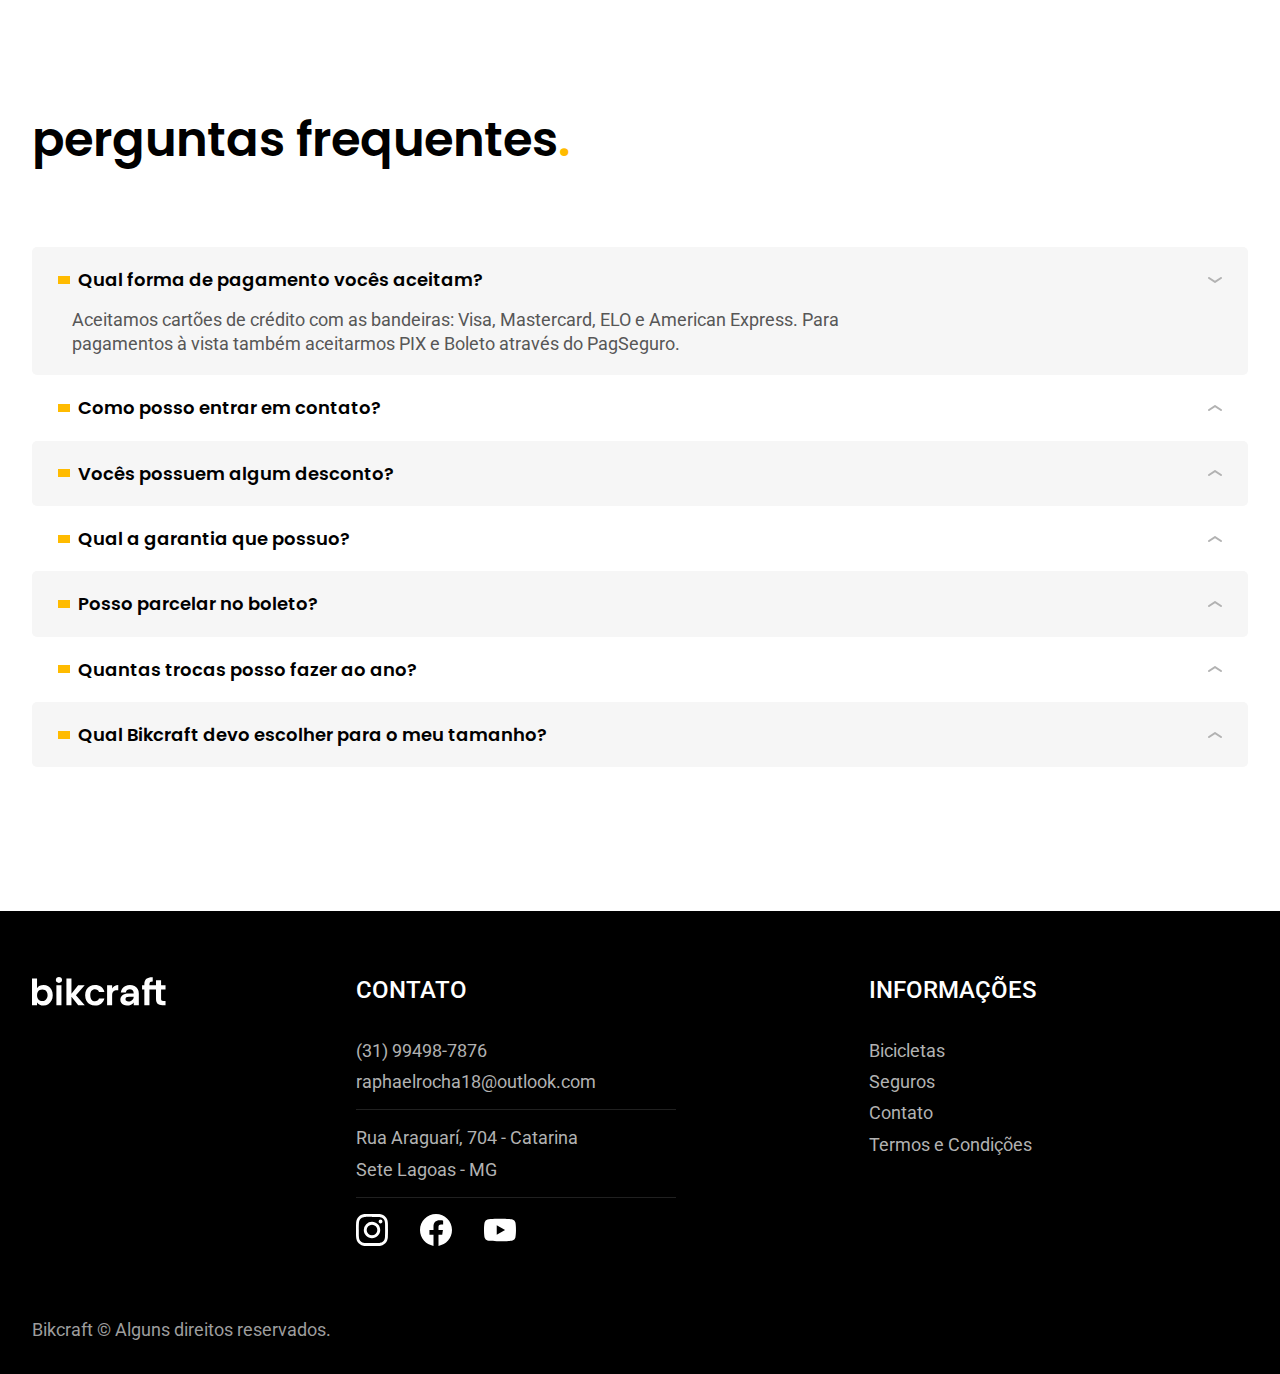
<file: seguros.html>
<!DOCTYPE html>
<html lang="pt-br">

<head>
    <meta charset="UTF-8">
    <meta name="viewport" content="width=device-width, initial-scale=1.0">

    <title>Seguros | Bikcraft</title>
    <meta name="description" content="Bicicletas elétricas de alta precisão e qualidade,  feitas sob medida para o cliente. Explore o mundo na sua velocidade com a Bikcraft.">

    <link rel="stylesheet" href="./style.css">

    <link rel="preconnect" href="https://fonts.googleapis.com">
    <link rel="preconnect" href="https://fonts.gstatic.com" crossorigin>
    <link href="https://fonts.googleapis.com/css2?family=Merriweather:ital,wght@1,900&family=Poppins:wght@400;600&family=Roboto:wght@400;500&display=swap" rel="stylesheet">
</head>

<body id="seguros">
    <header class="header-bg">
        <div class="header container">
            <a href="./"><img src="./img/bikcraft.svg" alt="Logotipo Bikcraft"></a>
            <nav aria-label="primaria">
                <ul class="menu">
                    <li><a class="botao-menu" href="./bicicletas.html">Bicicletas</a></li>
                    <li><a class="botao-menu" href="./seguros.html">Seguros</a></li>
                    <li><a class="botao-menu" href="./contatos.html">Contatos</a></li>
                </ul>
            </nav>
        </div>
    </header>

    <main>
        <div class="titulo-bg">
            <div class="titulo container">
                <p class="roboto-24b c40">ESCOLHA O SEGURO</p>
                <h1 class="poppins-64b c00">você seguro<span class="p1">.</span></h1>
            </div>
        </div>

        <article class="seguros-bg">
            <div class="seguros page container">
                <div class="seguros-item">
                    <h3 class="poppins-32b c50">Prata</h3>
                    <span class="poppins-32b c00">R$ 199 <span class="poppins-12b c50">mensal</span></span>
                    <ul class="roboto-18b c00">
                        <li>Duas trocas por ano</li>
                        <li>Assistência técnica</li>
                        <li>Suporte 08h às 18h</li>
                        <li>Cobertura estadual</li>
                    </ul>
                    <a class="botao-2" href="./orcamento.html?tipo=seguro&produto=prata">Inscreva-se</a>
                </div>

                <div class="seguros-item">
                    <h3 class="poppins-32b p1">Ouro</h3>
                    <span class="poppins-32b c00">R$ 299 <span class="poppins-12b c50">mensal</span></span>
                    <ul class="roboto-18b c00">
                        <li>Cinco trocas por ano</li>
                        <li>Assistência especial</li>
                        <li>Suporte 24h</li>
                        <li>Cobertura nacional</li>
                        <li>Desconto em parceiros</li>
                        <li>Acesso ao Clube Bikcraft</li>
                    </ul>
                    <a class="botao-1" href="./orcamento.html?tipo=seguro&produto=ouro">Inscreva-se</a>
                </div>
            </div>
        </article>

        <article class="vantagens-bg">
            <div class="vantagens container">
                <h2 class="poppins-64b c00">nossas vantagens<span class="p1">.</span></h2>
                <ul>
                    <li>
                        <img src="./img/icones/eletrica.svg" alt="">
                        <h3 class="poppins-24 c00">Reparo Elétrico</h3>
                        <p class="roboto-18 c50">Garantimos o reparo completo do seu motor em caso de falhas. Sabemos que falhas são raras, mas estamos aqui para caso ocorra.</p>
                    </li>
                    <li>
                        <img src="./img/icones/carbono.svg" alt="">
                        <h3 class="poppins-24 c00">Carbono</h3>
                        <p class="roboto-18 c50">Nossos quadros são feitos para durar para sempre. Mas caso algo ocorra, ficamos felizes em reparar.</p>
                    </li>
                    <li>
                        <img src="./img/icones/sustentavel.svg" alt="">
                        <h3 class="poppins-24 c00">Sustentável</h3>
                        <p class="roboto-18 c50">Trabalhamos com a filosofia de desperdício zero. Qualquer parte defeituosa é reciclada e reutilizada em outro projeto.</p>
                    </li>
                    <li>
                        <img src="./img/icones/rastreador.svg" alt="">
                        <h3 class="poppins-24 c00">Recuperação</h3>
                        <p class="roboto-18 c50">A sua Bikcraft ficará pronta para uso no mesmo dia, caso você traga ela para ser reparada em uma das filiais.</p>
                    </li>
                    <li>
                        <img src="./img/icones/seguro.svg" alt="">
                        <h3 class="poppins-24 c00">Segurança</h3>
                        <p class="roboto-18 c50">A sua Bikcraft ficará pronta para uso no mesmo dia, caso você traga ela para ser reparada em uma das filiais.</p>
                    </li>
                    <li>
                        <img src="./img/icones/velocidade.svg" alt="">
                        <h3 class="poppins-24 c00">Rapidez</h3>
                        <p class="roboto-18 c50">A sua Bikcraft ficará pronta para uso no mesmo dia, caso você traga ela para ser reparada em uma das filiais.</p>
                    </li>
                </ul>
            </div>
        </article>

        <article class="perguntas container">
            <h2 class="poppins-64b">perguntas frequentes<span class="p1">.</span></h2>
            <dl>
                <div>
                    <dt><button class="poppins-18b" aria-controls="pergunta1" aria-expanded="true">Qual forma de pagamento vocês aceitam?</button></dt>
                    <dd id="pergunta1" class="roboto-18 c80 ativa">Aceitamos cartões de crédito com as bandeiras: Visa, Mastercard, ELO e American Express. Para pagamentos à vista também aceitarmos PIX e Boleto através do PagSeguro.</dd>
                </div>
                <div>
                    <dt><button class="poppins-18b" aria-controls="pergunta2" aria-expanded="false">Como posso entrar em contato?</button></dt>
                    <dd id="pergunta2" class="roboto-18 c80">Aceitamos cartões de crédito com as bandeiras: Visa, Mastercard, ELO e American Express. Para pagamentos à vista também aceitarmos PIX e Boleto através do PagSeguro.</dd>
                </div>
                <div>
                    <dt><button class="poppins-18b" aria-controls="pergunta3" aria-expanded="false">Vocês possuem algum desconto?</button></dt>
                    <dd id="pergunta3" class="roboto-18 c80">Aceitamos cartões de crédito com as bandeiras: Visa, Mastercard, ELO e American Express. Para pagamentos à vista também aceitarmos PIX e Boleto através do PagSeguro.</dd>
                </div>
                <div>
                    <dt><button class="poppins-18b" aria-controls="pergunta4" aria-expanded="false">Qual a garantia que possuo?</button></dt>
                    <dd id="pergunta4" class="roboto-18 c80">Aceitamos cartões de crédito com as bandeiras: Visa, Mastercard, ELO e American Express. Para pagamentos à vista também aceitarmos PIX e Boleto através do PagSeguro.</dd>
                </div>
                <div>
                    <dt><button class="poppins-18b" aria-controls="pergunta5" aria-expanded="false">Posso parcelar no boleto?</button></dt>
                    <dd id="pergunta5" class="roboto-18 c80">Aceitamos cartões de crédito com as bandeiras: Visa, Mastercard, ELO e American Express. Para pagamentos à vista também aceitarmos PIX e Boleto através do PagSeguro.</dd>
                </div>
                <div>
                    <dt><button class="poppins-18b" aria-controls="pergunta6" aria-expanded="false">Quantas trocas posso fazer ao ano?</button></dt>
                    <dd id="pergunta6" class="roboto-18 c80">Aceitamos cartões de crédito com as bandeiras: Visa, Mastercard, ELO e American Express. Para pagamentos à vista também aceitarmos PIX e Boleto através do PagSeguro.</dd>
                </div>
                <div>
                    <dt><button class="poppins-18b" aria-controls="pergunta7" aria-expanded="false">Qual Bikcraft devo escolher para o meu tamanho?</button></dt>
                    <dd id="pergunta7" class="roboto-18 c80">Aceitamos cartões de crédito com as bandeiras: Visa, Mastercard, ELO e American Express. Para pagamentos à vista também aceitarmos PIX e Boleto através do PagSeguro.</dd>
                </div>
            </dl>
        </article>
    </main>

    <footer class="footer-bg">
        <div class="footer container">
            <img src="./img/bikcraft.svg" alt="Logotipo Bikcraft">
            <div class="footer-contato">
                <h3 class="roboto-24b c00">Contato</h3>
                <ul class="roboto-18 c40">
                    <li><a href="tel:+5531994987876">(31) 99498-7876</a></li>
                    <li><a href="mailto:raphaelrocha18@outlook.com">raphaelrocha18@outlook.com</a></li>
                    <li>Rua Araguarí, 704 - Catarina</li>
                    <li>Sete Lagoas - MG</li>
                </ul>
                <div class="footer-redes">
                    <a href="https://www.instagram.com">
                        <img src="./img/redes/instagram.svg" alt="">
                    </a>
                    <a href="https://www.facebook.com">
                        <img src="./img/redes/facebook.svg" alt="">
                    </a>
                    <a href="https://www.youtube.com">
                        <img src="./img/redes/youtube.svg" alt="">
                    </a>
                </div>
            </div>
            <div class="footer-informacoes">
                <h3 class="roboto-24b c00">Informações</h3>
                <ul class="roboto-18 c40">
                    <li><a href="./bicicletas.html">Bicicletas</a></li>
                    <li><a href="./seguros.html">Seguros</a></li>
                    <li><a href="">Contato</a></li>
                    <li><a href="./termos.html">Termos e Condições</a></li>
                </ul>
            </div>
            <span class="roboto-18 c50">Bikcraft © Alguns direitos reservados.</span>
        </div>
    </footer>
    <script src="/js/script.js"></script>
</body>

</html>
</file>
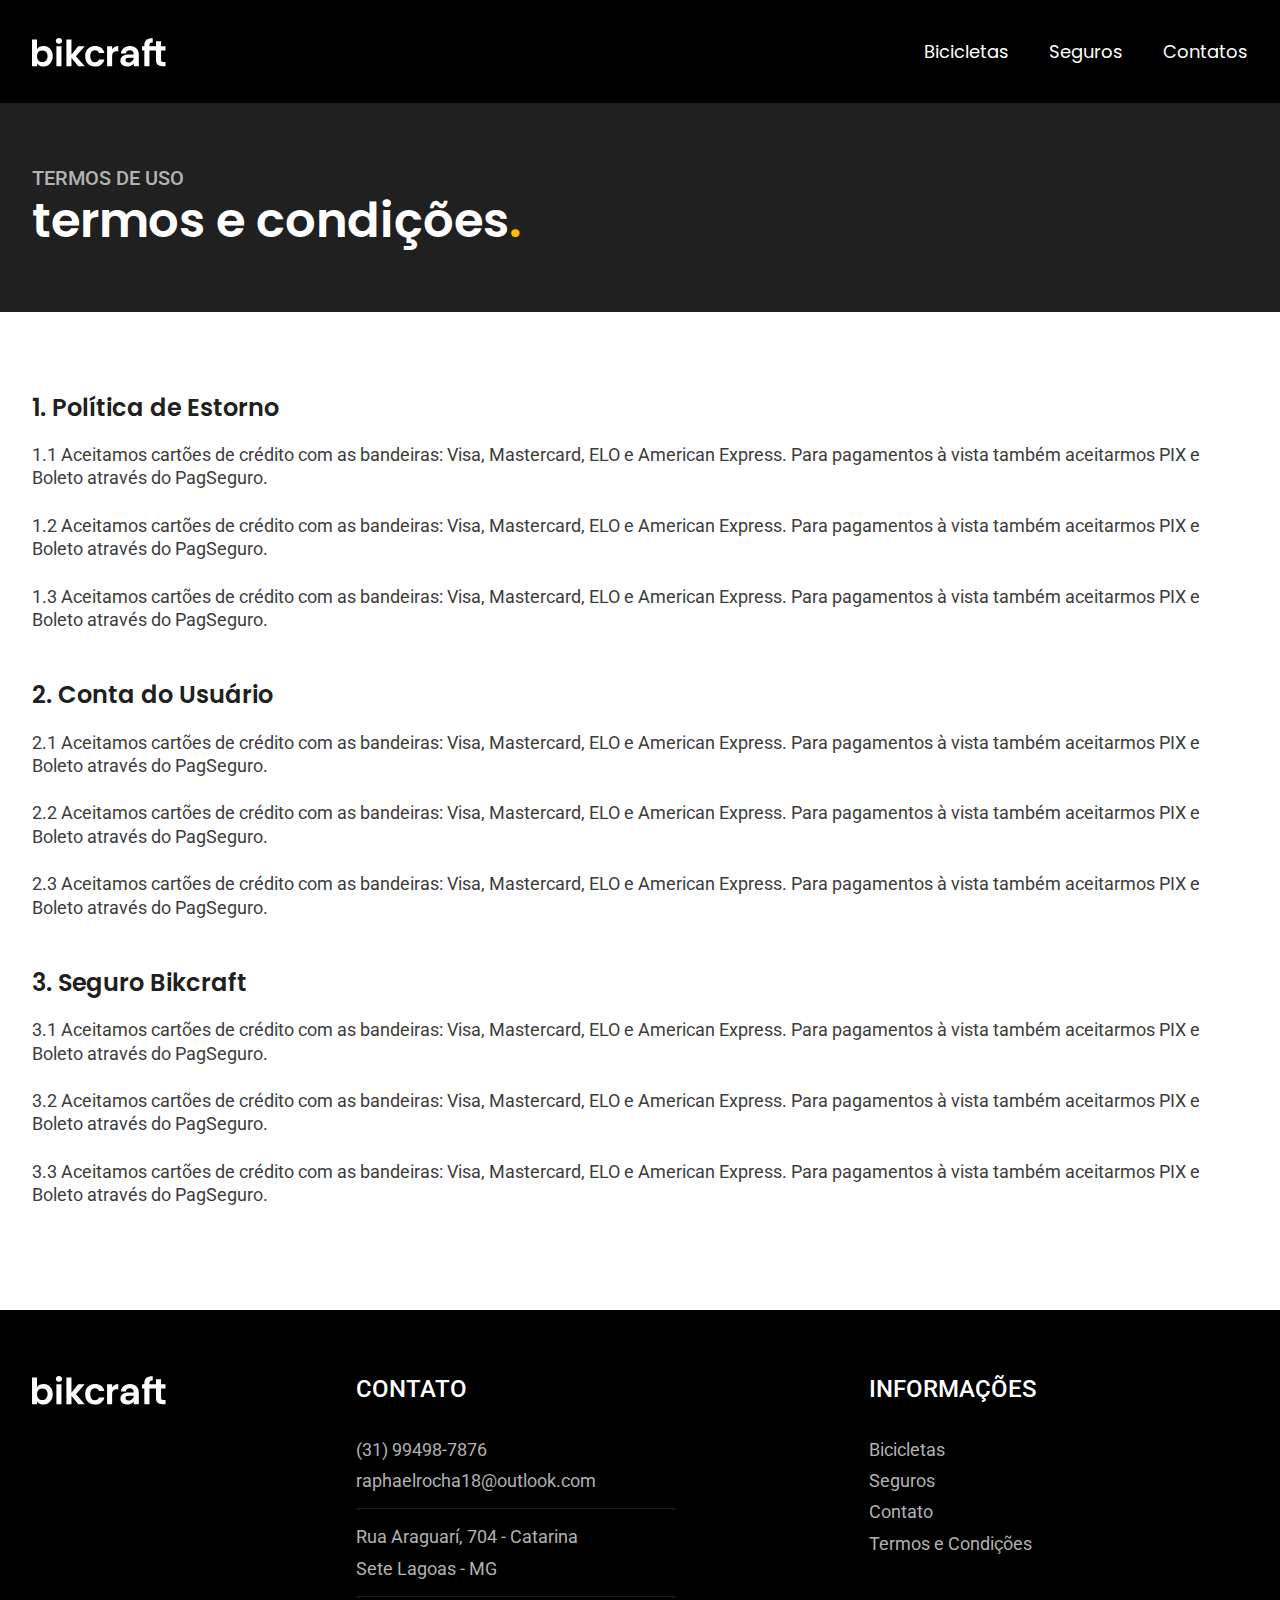
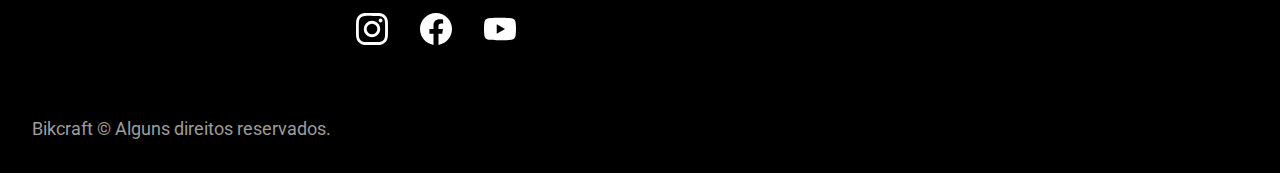
<file: termos.html>
<!DOCTYPE html>

<html lang="pt-br">

<head>
    <meta charset="UTF-8">
    <meta name="viewport" content="width=device-width, initial-scale=1.0">

    <title>Termos e Condições | Bikcraft</title>
    <meta name="description" content="Bicicletas elétricas de alta precisão e qualidade,  feitas sob medida para o cliente. Explore o mundo na sua velocidade com a Bikcraft.">

    <link rel="stylesheet" href="./style.css">

    <link rel="preconnect" href="https://fonts.googleapis.com">
    <link rel="preconnect" href="https://fonts.gstatic.com" crossorigin>
    <link href="https://fonts.googleapis.com/css2?family=Merriweather:ital,wght@1,900&family=Poppins:wght@400;600&family=Roboto:wght@400;500&display=swap" rel="stylesheet">
</head>

<body id="termos">
    <header class="header-bg">
        <div class="header container">
            <a href="./"><img src="./img/bikcraft.svg" alt="Logotipo Bikcraft"></a>
            <nav aria-label="primaria">
                <ul class="menu">
                    <li><a class="botao-menu" href="./bicicletas.html">Bicicletas</a></li>
                    <li><a class="botao-menu" href="./seguros.html">Seguros</a></li>
                    <li><a class="botao-menu" href="./contatos.html">Contatos</a></li>
                </ul>
            </nav>
        </div>
    </header>

    <main>
        <div class="titulo-bg">
            <div class="titulo container">
                <p class="roboto-24b c40">TERMOS DE USO</p>
                <h1 class="poppins-64b c00">termos e condições<span class="p1">.</span></h1>
            </div>
        </div>

        <div class="termos container">
            <h2 class="poppins-24b c99">1. Política de Estorno</h2>
            <p class="roboto-18 c90">1.1 Aceitamos cartões de crédito com as bandeiras: Visa, Mastercard, ELO e American Express. Para pagamentos à vista também aceitarmos PIX e Boleto através do PagSeguro.</p>
            <p class="roboto-18 c90">1.2 Aceitamos cartões de crédito com as bandeiras: Visa, Mastercard, ELO e American Express. Para pagamentos à vista também aceitarmos PIX e Boleto através do PagSeguro.</p>
            <p class="roboto-18 c90">1.3 Aceitamos cartões de crédito com as bandeiras: Visa, Mastercard, ELO e American Express. Para pagamentos à vista também aceitarmos PIX e Boleto através do PagSeguro.</p>

            <h2 class="poppins-24b c99">2. Conta do Usuário</h2>
            <p class="roboto-18 c90">2.1 Aceitamos cartões de crédito com as bandeiras: Visa, Mastercard, ELO e American Express. Para pagamentos à vista também aceitarmos PIX e Boleto através do PagSeguro.</p>
            <p class="roboto-18 c90">2.2 Aceitamos cartões de crédito com as bandeiras: Visa, Mastercard, ELO e American Express. Para pagamentos à vista também aceitarmos PIX e Boleto através do PagSeguro.</p>
            <p class="roboto-18 c90">2.3 Aceitamos cartões de crédito com as bandeiras: Visa, Mastercard, ELO e American Express. Para pagamentos à vista também aceitarmos PIX e Boleto através do PagSeguro.</p>

            <h2 class="poppins-24b c99">3. Seguro Bikcraft</h2>
            <p class="roboto-18 c90">3.1 Aceitamos cartões de crédito com as bandeiras: Visa, Mastercard, ELO e American Express. Para pagamentos à vista também aceitarmos PIX e Boleto através do PagSeguro.</p>
            <p class="roboto-18 c90">3.2 Aceitamos cartões de crédito com as bandeiras: Visa, Mastercard, ELO e American Express. Para pagamentos à vista também aceitarmos PIX e Boleto através do PagSeguro.</p>
            <p class="roboto-18 c90">3.3 Aceitamos cartões de crédito com as bandeiras: Visa, Mastercard, ELO e American Express. Para pagamentos à vista também aceitarmos PIX e Boleto através do PagSeguro.</p>
        </div>
    </main>

    <footer class="footer-bg">
        <div class="footer container">
            <img src="./img/bikcraft.svg" alt="Logotipo Bikcraft">
            <div class="footer-contato">
                <h3 class="roboto-24b c00">Contato</h3>
                <ul class="roboto-18 c40">
                    <li><a href="tel:+5531994987876">(31) 99498-7876</a></li>
                    <li><a href="mailto:raphaelrocha18@outlook.com">raphaelrocha18@outlook.com</a></li>
                    <li>Rua Araguarí, 704 - Catarina</li>
                    <li>Sete Lagoas - MG</li>
                </ul>
                <div class="footer-redes">
                    <a href="https://www.instagram.com">
                        <img src="./img/redes/instagram.svg" alt="">
                    </a>
                    <a href="https://www.facebook.com">
                        <img src="./img/redes/facebook.svg" alt="">
                    </a>
                    <a href="https://www.youtube.com">
                        <img src="./img/redes/youtube.svg" alt="">
                    </a>
                </div>
            </div>
            <div class="footer-informacoes">
                <h3 class="roboto-24b c00">Informações</h3>
                <ul class="roboto-18 c40">
                    <li><a href="./bicicletas.html">Bicicletas</a></li>
                    <li><a href="./seguros.html">Seguros</a></li>
                    <li><a href="">Contato</a></li>
                    <li><a href="./termos.html">Termos e Condições</a></li>
                </ul>
            </div>
            <span class="roboto-18 c50">Bikcraft © Alguns direitos reservados.</span>
        </div>
    </footer>
    <script src="/js/script.js"></script>
</body>

</html>
</file>
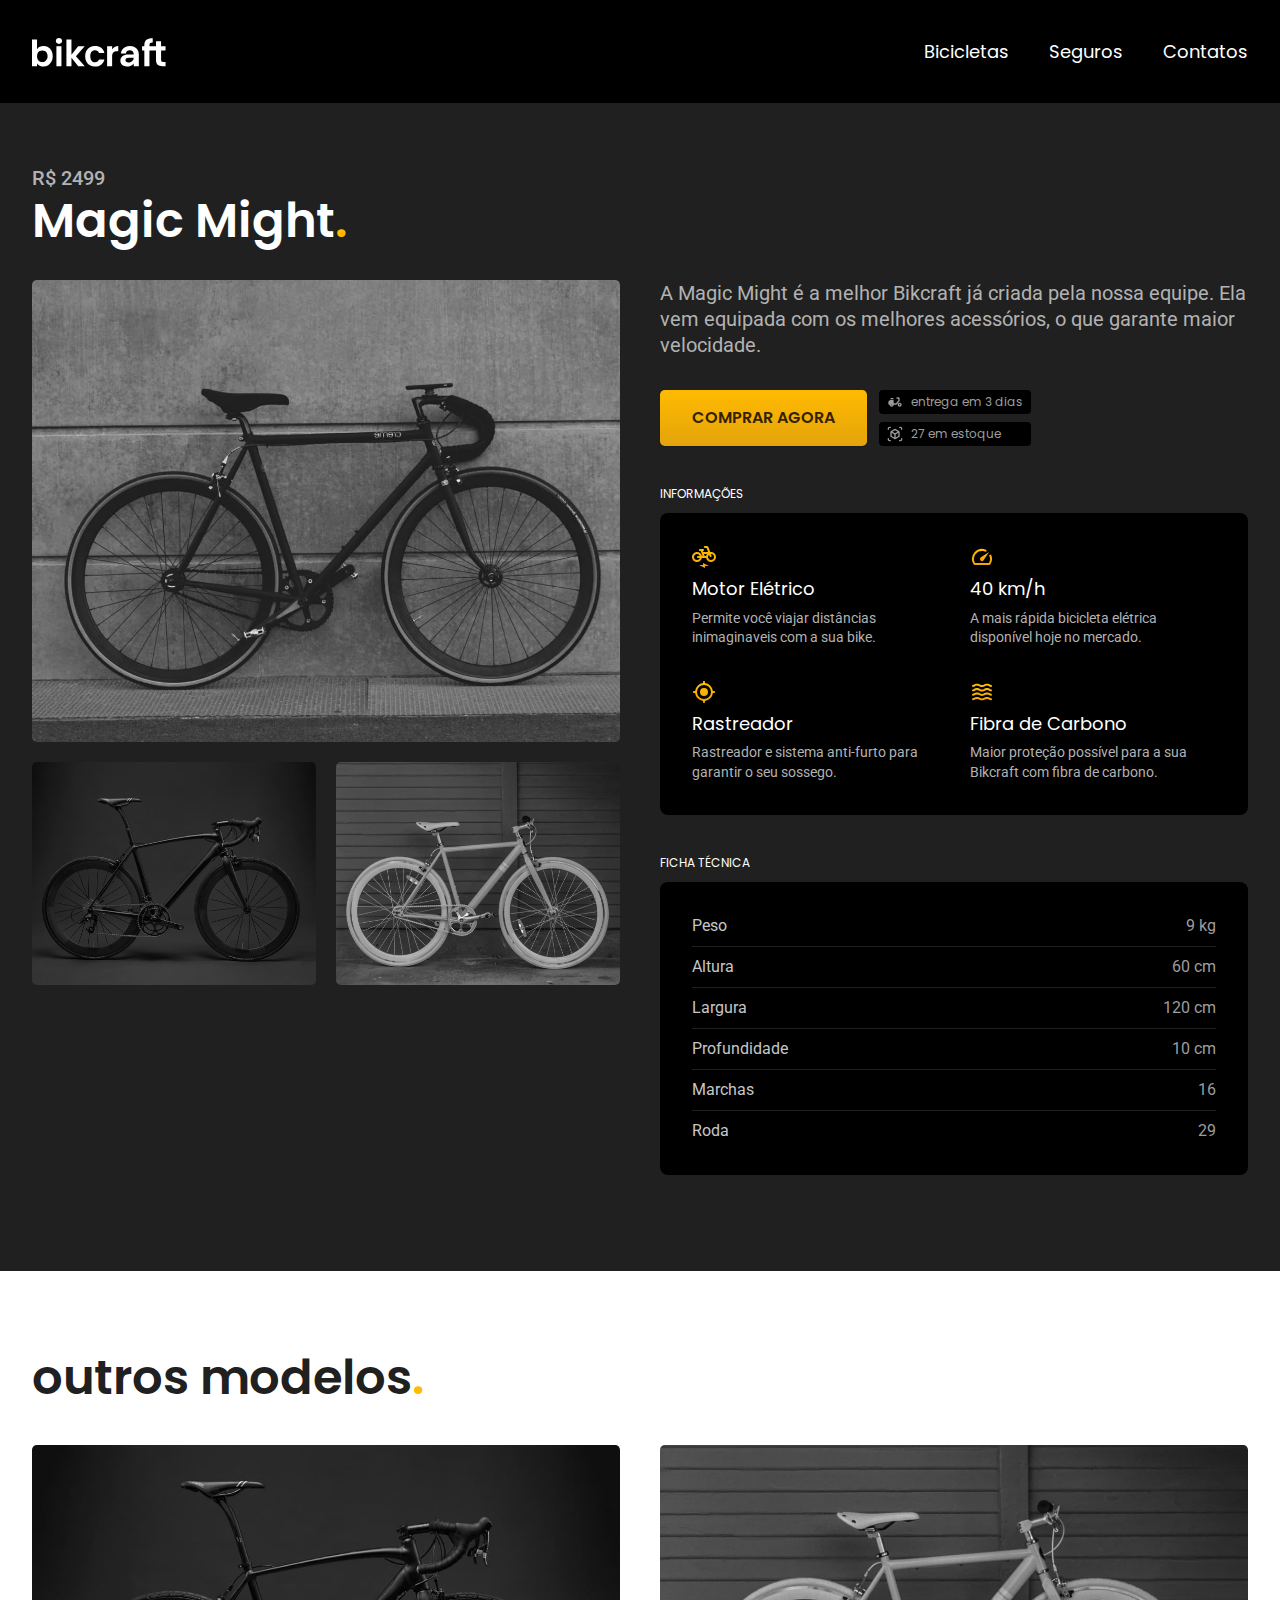
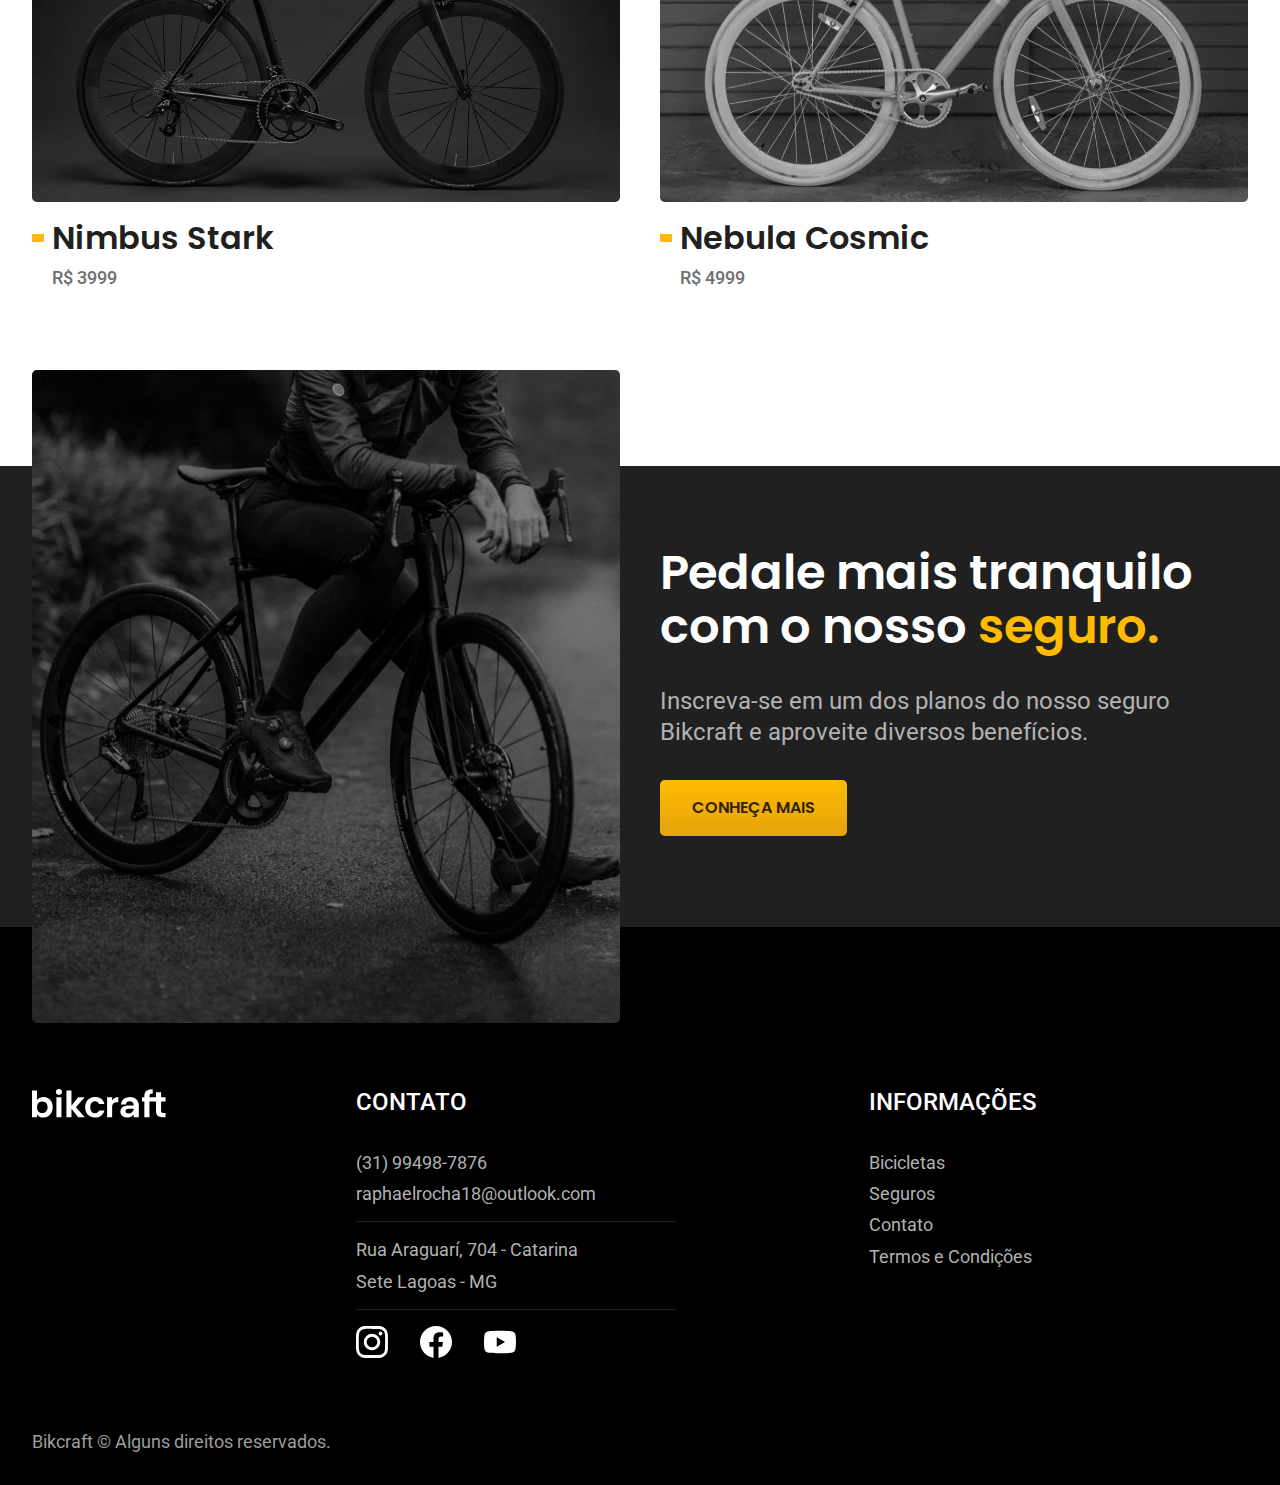
<file: bicicletas/magic.html>
<!DOCTYPE html>

<html lang="pt-br">

<head>
    <meta charset="UTF-8">
    <meta name="viewport" content="width=device-width, initial-scale=1.0">

    <title>Magic | Bikcraft</title>
    <meta name="description" content="Bicicletas elétricas de alta precisão e qualidade, feitas sob medida para o cliente. Explore o mundo na sua velocidade com a Bikcraft.">

    <link rel="stylesheet" href="../style.css">

    <link rel="preconnect" href="https://fonts.googleapis.com">
    <link rel="preconnect" href="https://fonts.gstatic.com" crossorigin>
    <link href="https://fonts.googleapis.com/css2?family=Merriweather:ital,wght@1,900&family=Poppins:wght@400;600&family=Roboto:wght@400;500&display=swap" rel="stylesheet">
</head>

<body id="bicicleta">
    <header class="header-bg">
        <div class="header container">
            <a href="../"><img src="../img/bikcraft.svg" alt="Logotipo Bikcraft"></a>
            <nav aria-label="primaria">
                <ul class="menu">
                    <li><a class="botao-menu" href="../bicicletas.html">Bicicletas</a></li>
                    <li><a class="botao-menu" href="../seguros.html">Seguros</a></li>
                    <li><a class="botao-menu" href="../contatos.html">Contatos</a></li>
                </ul>
            </nav>
        </div>
    </header>

    <main class="titulo-bg">
        <div>
            <div class="titulo container">
                <p class="roboto-32 c40">R$ 2499</p>
                <h1 class="poppins-64b c00">Magic Might<span class="p1">.</span></h1>
            </div>
        </div>

        <div class="bicicleta-item container">
            <div class="bicicleta-imagens">
                <img src="../img/bicicleta/nimbus2.jpg" alt="">
                <img src="../img/bicicleta/nimbus1.jpg" alt="">
                <img src="../img/bicicleta/nimbus3.jpg" alt="">
            </div>

            <div class="bicicleta-conteudo">
                <p class="roboto-24 c40">A Magic Might é a melhor Bikcraft já criada pela nossa equipe. Ela vem equipada com os melhores acessórios, o que garante maior velocidade.</p>

                <div class="bicicleta-comprar">
                    <a class="botao-1" href="../orcamento.html?tipo=bikcraft&produto=magic">Comprar Agora</a>
                    <span class="poppins-12 c50"><img src="../img/icones/entrega.svg" alt="">entrega em 3 dias</span>
                    <span class="poppins-12 c50"><img src="../img/icones/estoque.svg" alt="">27 em estoque</span>
                </div>

                <h2 class="poppins-12 c00">INFORMAÇÕES</h2>
                <ul class="bicicleta-infos">
                    <li>
                        <img src="../img/icones/eletrica.svg" alt="">
                        <h3 class="poppins-18 c00">Motor Elétrico</h3>
                        <p class="roboto-14 c40">Permite você viajar distâncias inimaginaveis com a sua bike.</p>
                    </li>
                    <li>
                        <img src="../img/icones/velocidade.svg" alt="">
                        <h3 class="poppins-18 c00">40 km/h</h3>
                        <p class="roboto-14 c40">A mais rápida bicicleta elétrica disponível hoje no mercado.</p>
                    </li>
                    <li>
                        <img src="../img/icones/rastreador.svg" alt="">
                        <h3 class="poppins-18 c00">Rastreador</h3>
                        <p class="roboto-14 c40">Rastreador e sistema anti-furto para garantir o seu sossego.</p>
                    </li>
                    <li>
                        <img src="../img/icones/carbono.svg" alt="">
                        <h3 class="poppins-18 c00">Fibra de Carbono</h3>
                        <p class="roboto-14 c40">Maior proteção possível para a sua Bikcraft com fibra de carbono.</p>
                    </li>
                </ul>

                <h2 class="poppins-12 c00">FICHA TÉCNICA</h2>
                <ul class="bicicleta-ficha">
                    <li class="roboto-16 c30">Peso <span class="c50">9 kg</span></li>
                    <li class="roboto-16 c30">Altura <span class="c50">60 cm</span></li>
                    <li class="roboto-16 c30">Largura <span class="c50">120 cm</span></li>
                    <li class="roboto-16 c30">Profundidade <span class="c50">10 cm</span></li>
                    <li class="roboto-16 c30">Marchas <span class="c50">16</span></li>
                    <li class="roboto-16 c30">Roda <span class="c50">29</span></li>
                </ul>
            </div>
        </div>

    </main>

    <article class="bicicletas-home">
        <h2 class="container poppins-64b c99">outros modelos<span class="p1">.</span></h2>
        <ul>
            <li>
                <a href="./nimbus.html">
                    <img src="../img/bicicletas/nimbus.jpg" alt="Bicicleta Preta">
                    <h3 class="poppins-32b c99">Nimbus Stark</h3>
                    <span class="roboto-18b c70">R$ 3999</span>
                </a>
            </li>

            <li>
                <a href="./nebula.html">
                    <img src="../img/bicicletas/nebula.jpg" alt="Bicicleta Branca">
                    <h3 class="poppins-32b c99">Nebula Cosmic</h3>
                    <span class="roboto-18b c70">R$ 4999</span>
                </a>
            </li>
        </ul>

    </article>

    <article class="seguro-bicicleta-bg">
        <div class="seguro-bicicleta container">
            <div class="seguro-bicicleta-imagem">
                <img src="../img/fotos/seguros.jpg" alt="Pessoa com roupas para ciclismo sentada em uma bicicleta com um dos pés no chão">
            </div>

            <div class="seguro-bicicleta-conteudo">
                <h2 class="poppins-64b c00">Pedale mais tranquilo com o nosso <span class="p1">seguro.</span></h2>
                <p class="roboto-24 c40">Inscreva-se em um dos planos do nosso seguro Bikcraft e aproveite diversos benefícios.</p>
                <a class="botao-1" href="../seguros.html">Conheça Mais</a>
            </div>
        </div>
    </article>

    <footer class="footer-bg">
        <div class="footer container">
            <img src="../img/bikcraft.svg" alt="Logotipo Bikcraft">
            <div class="footer-contato">
                <h3 class="roboto-24b c00">Contato</h3>
                <ul class="roboto-18 c40">
                    <li><a href="tel:+5531994987876">(31) 99498-7876</a></li>
                    <li><a href="mailto:raphaelrocha18@outlook.com">raphaelrocha18@outlook.com</a></li>
                    <li>Rua Araguarí, 704 - Catarina</li>
                    <li>Sete Lagoas - MG</li>
                </ul>
                <div class="footer-redes">
                    <a href="https://www.instagram.com">
                        <img src="../img/redes/instagram.svg" alt="">
                    </a>
                    <a href="https://www.facebook.com">
                        <img src="../img/redes/facebook.svg" alt="">
                    </a>
                    <a href="https://www.youtube.com">
                        <img src="../img/redes/youtube.svg" alt="">
                    </a>
                </div>
            </div>
            <div class="footer-informacoes">
                <h3 class="roboto-24b c00">Informações</h3>
                <ul class="roboto-18 c40">
                    <li><a href="../bicicletas.html">Bicicletas</a></li>
                    <li><a href="../seguros.html">Seguros</a></li>
                    <li><a href="">Contato</a></li>
                    <li><a href="../termos.html">Termos e Condições</a></li>
                </ul>
            </div>
            <span class="roboto-18 c50">Bikcraft © Alguns direitos reservados.</span>
        </div>
    </footer>
    <script src="../js/script.js"></script>
</body>

</html>
</file>
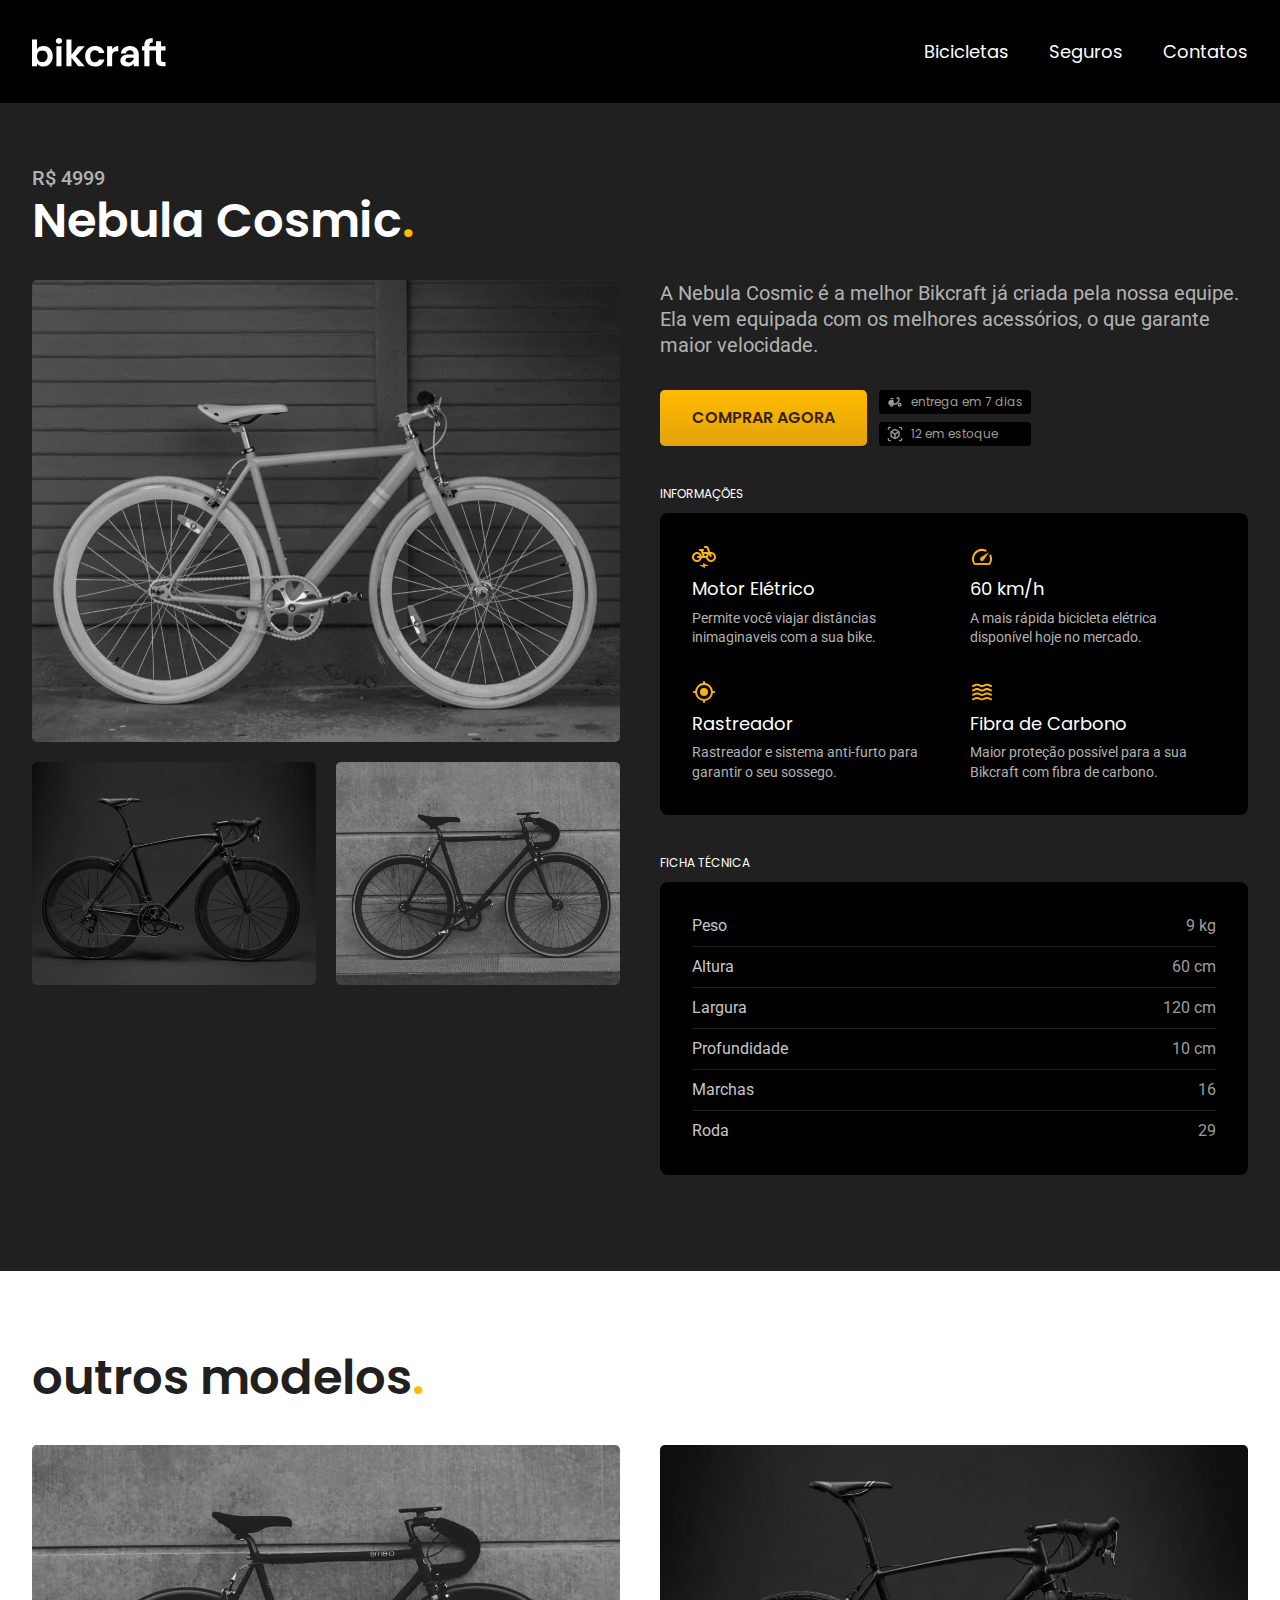
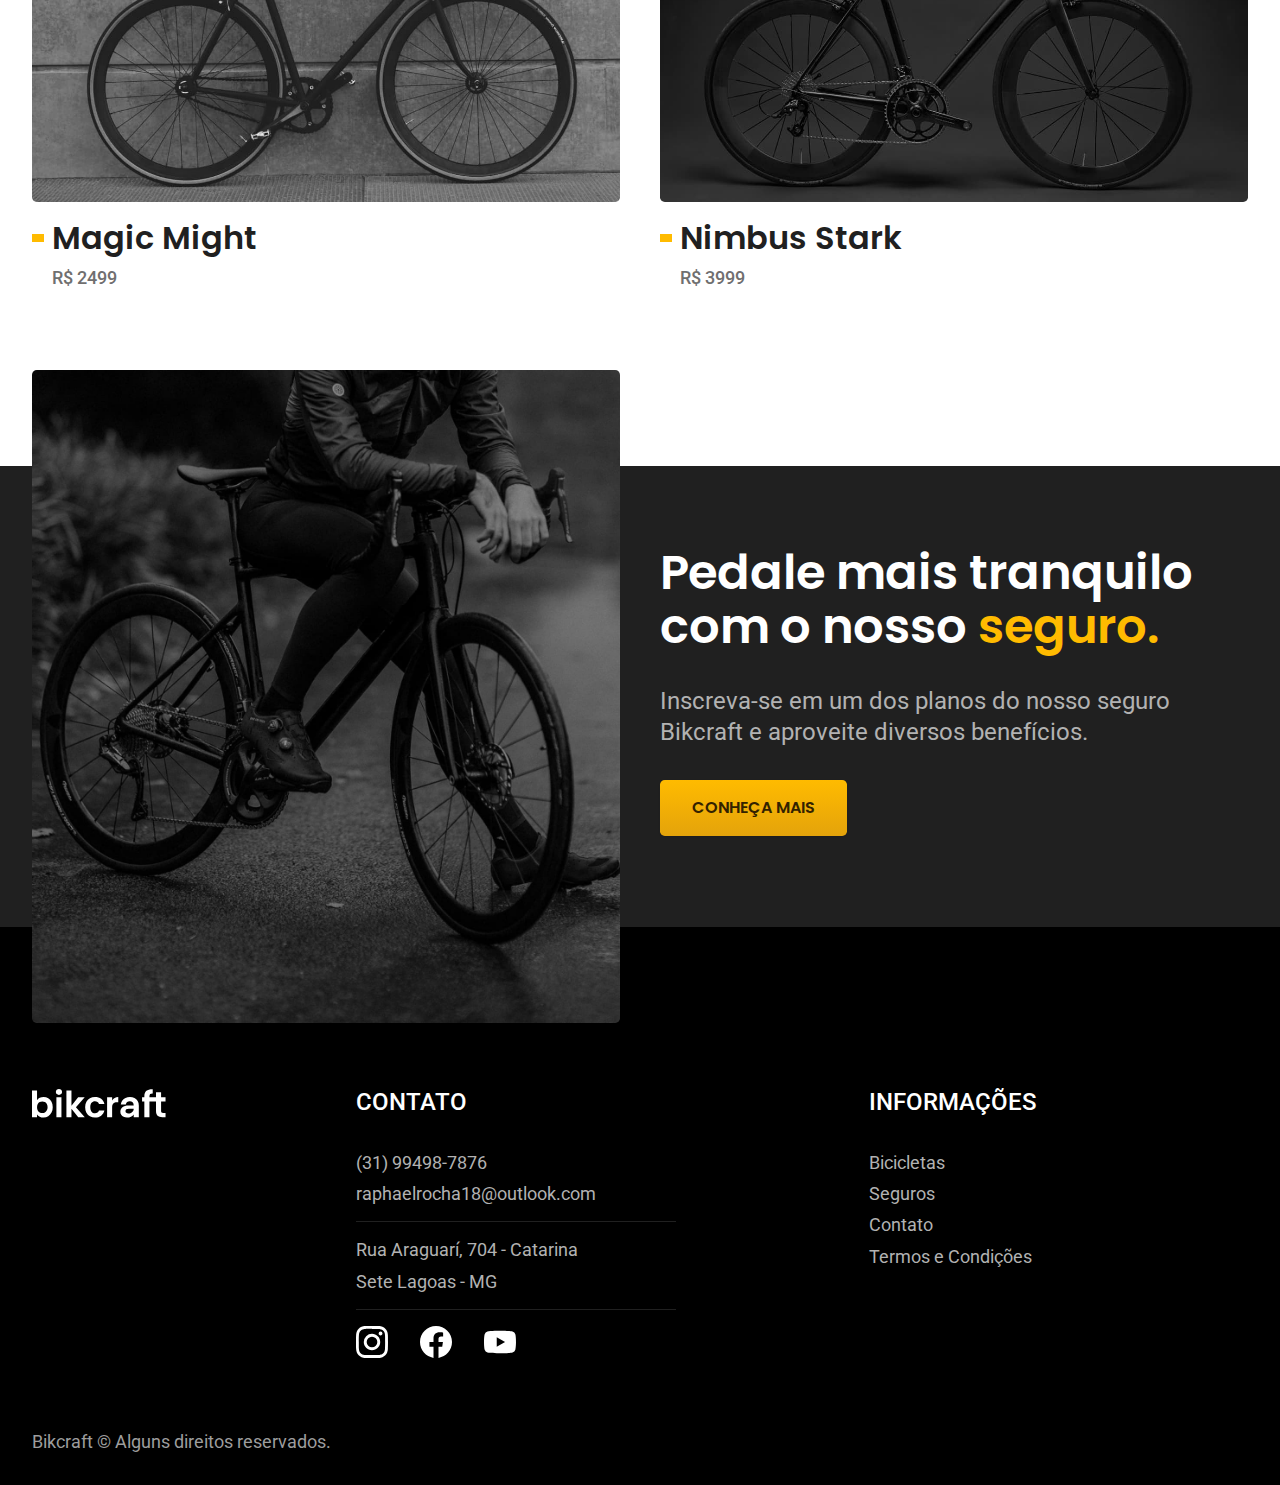
<file: bicicletas/nebula.html>
<!DOCTYPE html>

<html lang="pt-br">

<head>
    <meta charset="UTF-8">
    <meta name="viewport" content="width=device-width, initial-scale=1.0">

    <title>Nebula | Bikcraft</title>
    <meta name="description" content="Bicicletas elétricas de alta precisão e qualidade, feitas sob medida para o cliente. Explore o mundo na sua velocidade com a Bikcraft.">

    <link rel="stylesheet" href="../style.css">

    <link rel="preconnect" href="https://fonts.googleapis.com">
    <link rel="preconnect" href="https://fonts.gstatic.com" crossorigin>
    <link href="https://fonts.googleapis.com/css2?family=Merriweather:ital,wght@1,900&family=Poppins:wght@400;600&family=Roboto:wght@400;500&display=swap" rel="stylesheet">
</head>

<body id="bicicleta">
    <header class="header-bg">
        <div class="header container">
            <a href="../"><img src="../img/bikcraft.svg" alt="Logotipo Bikcraft"></a>
            <nav aria-label="primaria">
                <ul class="menu">
                    <li><a class="botao-menu" href="../bicicletas.html">Bicicletas</a></li>
                    <li><a class="botao-menu" href="../seguros.html">Seguros</a></li>
                    <li><a class="botao-menu" href="../contatos.html">Contatos</a></li>
                </ul>
            </nav>
        </div>
    </header>

    <main class="titulo-bg">
        <div>
            <div class="titulo container">
                <p class="roboto-32 c40">R$ 4999</p>
                <h1 class="poppins-64b c00">Nebula Cosmic<span class="p1">.</span></h1>
            </div>
        </div>

        <div class="bicicleta-item container">
            <div class="bicicleta-imagens">
                <img src="../img/bicicleta/nimbus3.jpg" alt="">
                <img src="../img/bicicleta/nimbus1.jpg" alt="">
                <img src="../img/bicicleta/nimbus2.jpg" alt="">
            </div>

            <div class="bicicleta-conteudo">
                <p class="roboto-24 c40">A Nebula Cosmic é a melhor Bikcraft já criada pela nossa equipe. Ela vem equipada com os melhores acessórios, o que garante maior velocidade.</p>

                <div class="bicicleta-comprar">
                    <a class="botao-1" href="../orcamento.html?tipo=bikcraft&produto=nebula">Comprar Agora</a>
                    <span class="poppins-12 c50"><img src="../img/icones/entrega.svg" alt="">entrega em 7 dias</span>
                    <span class="poppins-12 c50"><img src="../img/icones/estoque.svg" alt="">12 em estoque</span>
                </div>

                <h2 class="poppins-12 c00">INFORMAÇÕES</h2>
                <ul class="bicicleta-infos">
                    <li>
                        <img src="../img/icones/eletrica.svg" alt="">
                        <h3 class="poppins-18 c00">Motor Elétrico</h3>
                        <p class="roboto-14 c40">Permite você viajar distâncias inimaginaveis com a sua bike.</p>
                    </li>
                    <li>
                        <img src="../img/icones/velocidade.svg" alt="">
                        <h3 class="poppins-18 c00">60 km/h</h3>
                        <p class="roboto-14 c40">A mais rápida bicicleta elétrica disponível hoje no mercado.</p>
                    </li>
                    <li>
                        <img src="../img/icones/rastreador.svg" alt="">
                        <h3 class="poppins-18 c00">Rastreador</h3>
                        <p class="roboto-14 c40">Rastreador e sistema anti-furto para garantir o seu sossego.</p>
                    </li>
                    <li>
                        <img src="../img/icones/carbono.svg" alt="">
                        <h3 class="poppins-18 c00">Fibra de Carbono</h3>
                        <p class="roboto-14 c40">Maior proteção possível para a sua Bikcraft com fibra de carbono.</p>
                    </li>
                </ul>

                <h2 class="poppins-12 c00">FICHA TÉCNICA</h2>
                <ul class="bicicleta-ficha">
                    <li class="roboto-16 c30">Peso <span class="c50">9 kg</span></li>
                    <li class="roboto-16 c30">Altura <span class="c50">60 cm</span></li>
                    <li class="roboto-16 c30">Largura <span class="c50">120 cm</span></li>
                    <li class="roboto-16 c30">Profundidade <span class="c50">10 cm</span></li>
                    <li class="roboto-16 c30">Marchas <span class="c50">16</span></li>
                    <li class="roboto-16 c30">Roda <span class="c50">29</span></li>
                </ul>
            </div>
        </div>

    </main>

    <article class="bicicletas-home">
        <h2 class="container poppins-64b c99">outros modelos<span class="p1">.</span></h2>
        <ul>
            <li>
                <a href="./magic.html">
                    <img src="../img/bicicletas/magic.jpg" alt="Bicicleta Preta">
                    <h3 class="poppins-32b c99">Magic Might</h3>
                    <span class="roboto-18b c70">R$ 2499</span>
                </a>
            </li>

            <li>
                <a href="./nimbus.html">
                    <img src="../img/bicicletas/nimbus.jpg" alt="Bicicleta Branca">
                    <h3 class="poppins-32b c99">Nimbus Stark</h3>
                    <span class="roboto-18b c70">R$ 3999</span>
                </a>
            </li>
        </ul>

    </article>

    <article class="seguro-bicicleta-bg">
        <div class="seguro-bicicleta container">
            <div class="seguro-bicicleta-imagem">
                <img src="../img/fotos/seguros.jpg" alt="Pessoa com roupas para ciclismo sentada em uma bicicleta com um dos pés no chão">
            </div>

            <div class="seguro-bicicleta-conteudo">
                <h2 class="poppins-64b c00">Pedale mais tranquilo com o nosso <span class="p1">seguro.</span></h2>
                <p class="roboto-24 c40">Inscreva-se em um dos planos do nosso seguro Bikcraft e aproveite diversos benefícios.</p>
                <a class="botao-1" href="../seguros.html">Conheça Mais</a>
            </div>
        </div>
    </article>

    <footer class="footer-bg">
        <div class="footer container">
            <img src="../img/bikcraft.svg" alt="Logotipo Bikcraft">
            <div class="footer-contato">
                <h3 class="roboto-24b c00">Contato</h3>
                <ul class="roboto-18 c40">
                    <li><a href="tel:+5531994987876">(31) 99498-7876</a></li>
                    <li><a href="mailto:raphaelrocha18@outlook.com">raphaelrocha18@outlook.com</a></li>
                    <li>Rua Araguarí, 704 - Catarina</li>
                    <li>Sete Lagoas - MG</li>
                </ul>
                <div class="footer-redes">
                    <a href="https://www.instagram.com">
                        <img src="../img/redes/instagram.svg" alt="">
                    </a>
                    <a href="https://www.facebook.com">
                        <img src="../img/redes/facebook.svg" alt="">
                    </a>
                    <a href="https://www.youtube.com">
                        <img src="../img/redes/youtube.svg" alt="">
                    </a>
                </div>
            </div>
            <div class="footer-informacoes">
                <h3 class="roboto-24b c00">Informações</h3>
                <ul class="roboto-18 c40">
                    <li><a href="../bicicletas.html">Bicicletas</a></li>
                    <li><a href="../seguros.html">Seguros</a></li>
                    <li><a href="">Contato</a></li>
                    <li><a href="../termos.html">Termos e Condições</a></li>
                </ul>
            </div>
            <span class="roboto-18 c50">Bikcraft © Alguns direitos reservados.</span>
        </div>
    </footer>
    <script src="../js/script.js"></script>
</body>

</html>
</file>
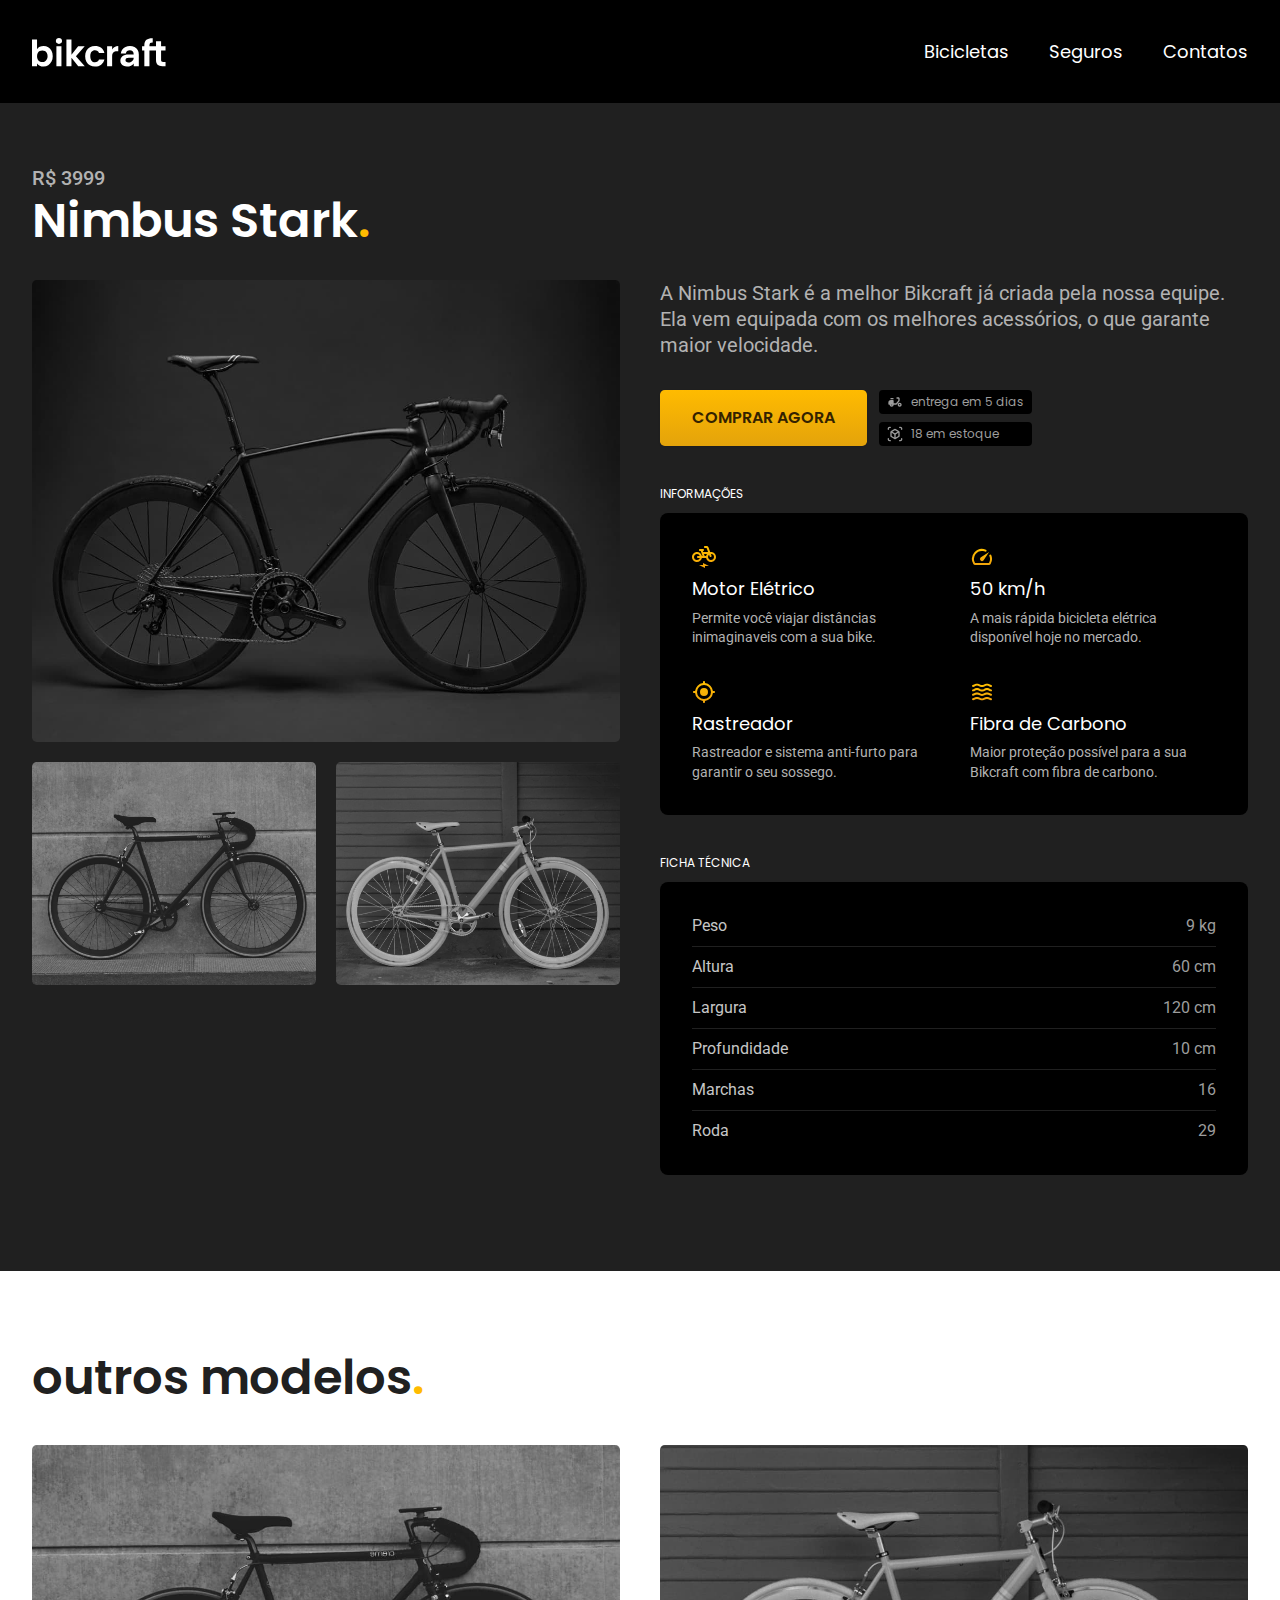
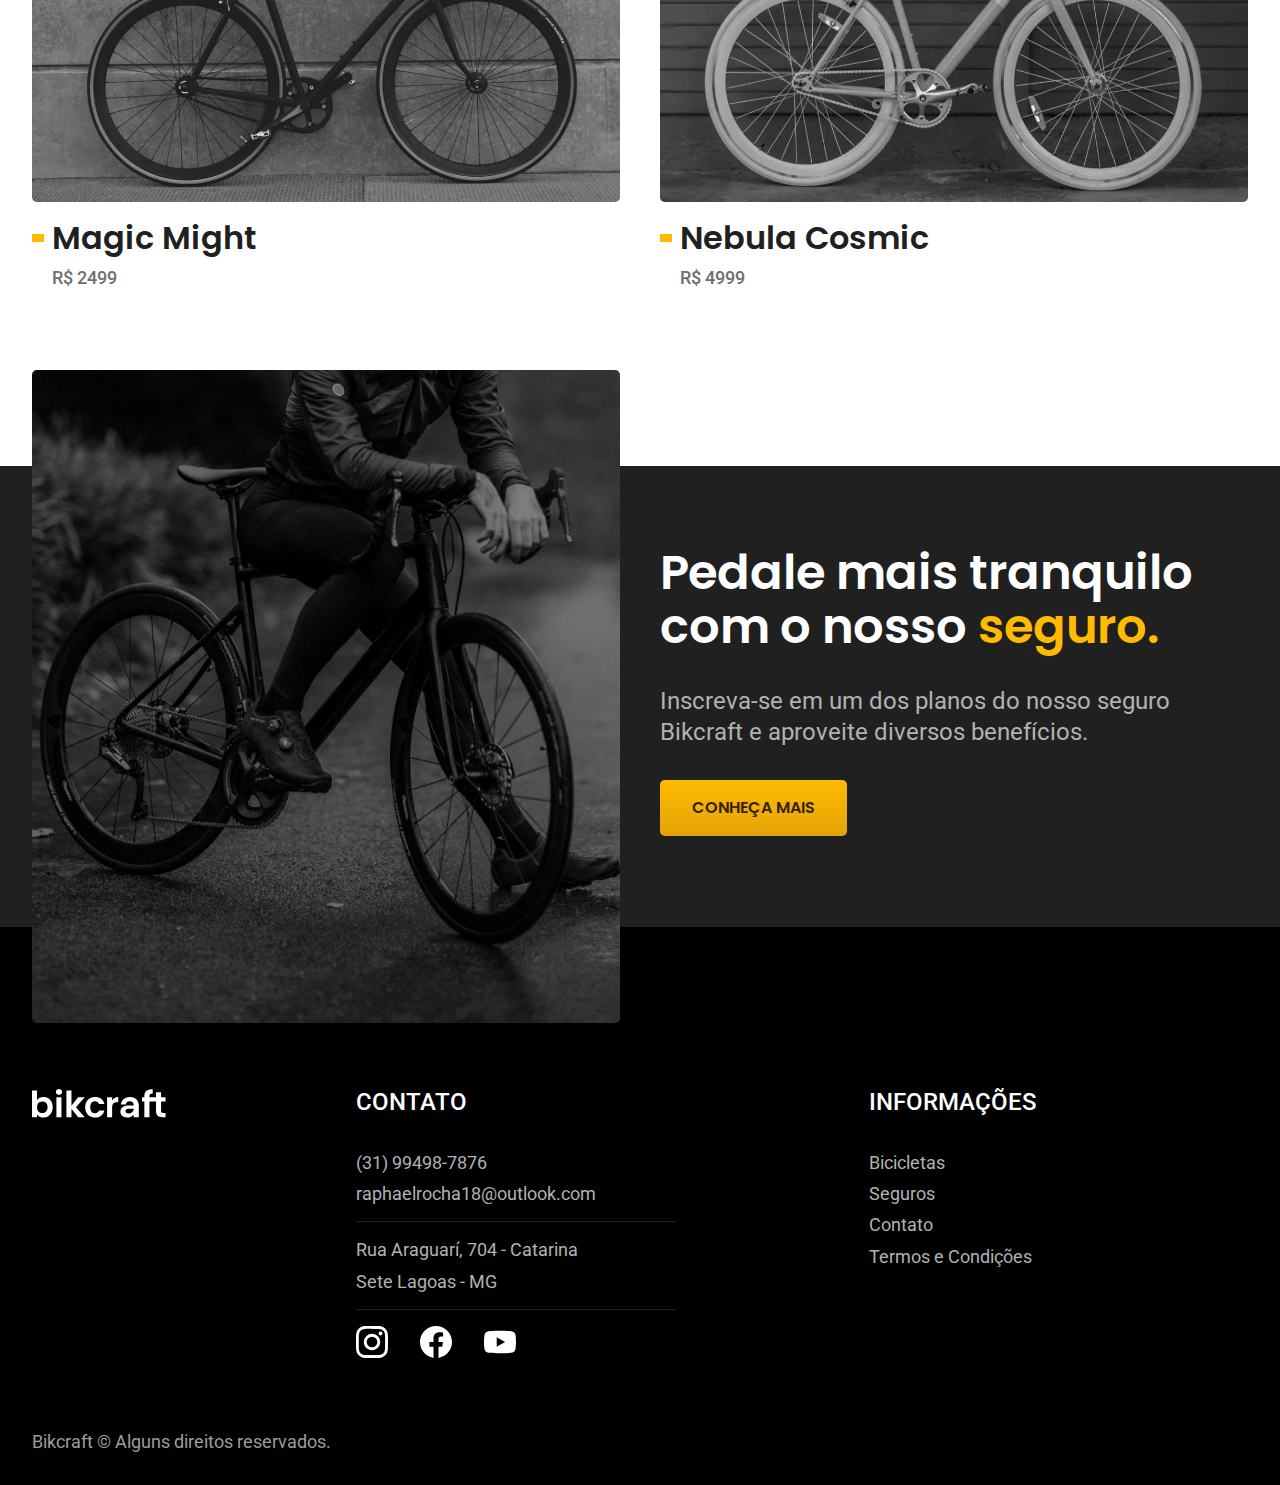
<file: bicicletas/nimbus.html>
<!DOCTYPE html>

<html lang="pt-br">

<head>
    <meta charset="UTF-8">
    <meta name="viewport" content="width=device-width, initial-scale=1.0">

    <title>Nimbus | Bikcraft</title>
    <meta name="description" content="Bicicletas elétricas de alta precisão e qualidade, feitas sob medida para o cliente. Explore o mundo na sua velocidade com a Bikcraft.">

    <link rel="stylesheet" href="../style.css">

    <link rel="preconnect" href="https://fonts.googleapis.com">
    <link rel="preconnect" href="https://fonts.gstatic.com" crossorigin>
    <link href="https://fonts.googleapis.com/css2?family=Merriweather:ital,wght@1,900&family=Poppins:wght@400;600&family=Roboto:wght@400;500&display=swap" rel="stylesheet">
</head>

<body id="bicicleta">
    <header class="header-bg">
        <div class="header container">
            <a href="../"><img src="../img/bikcraft.svg" alt="Logotipo Bikcraft"></a>
            <nav aria-label="primaria">
                <ul class="menu">
                    <li><a class="botao-menu" href="../bicicletas.html">Bicicletas</a></li>
                    <li><a class="botao-menu" href="../seguros.html">Seguros</a></li>
                    <li><a class="botao-menu" href="../contatos.html">Contatos</a></li>
                </ul>
            </nav>
        </div>
    </header>

    <main class="titulo-bg">
        <div>
            <div class="titulo container">
                <p class="roboto-32 c40">R$ 3999</p>
                <h1 class="poppins-64b c00">Nimbus Stark<span class="p1">.</span></h1>
            </div>
        </div>

        <div class="bicicleta-item container">
            <div class="bicicleta-imagens">
                <img src="../img/bicicleta/nimbus1.jpg" alt="">
                <img src="../img/bicicleta/nimbus2.jpg" alt="">
                <img src="../img/bicicleta/nimbus3.jpg" alt="">
            </div>

            <div class="bicicleta-conteudo">
                <p class="roboto-24 c40">A Nimbus Stark é a melhor Bikcraft já criada pela nossa equipe. Ela vem equipada com os melhores acessórios, o que garante maior velocidade.</p>

                <div class="bicicleta-comprar">
                    <a class="botao-1" href="../orcamento.html?tipo=bikcraft&produto=nimbus">Comprar Agora</a>
                    <span class="poppins-12 c50"><img src="../img/icones/entrega.svg" alt="">entrega em 5 dias</span>
                    <span class="poppins-12 c50"><img src="../img/icones/estoque.svg" alt="">18 em estoque</span>
                </div>

                <h2 class="poppins-12 c00">INFORMAÇÕES</h2>
                <ul class="bicicleta-infos">
                    <li>
                        <img src="../img/icones/eletrica.svg" alt="">
                        <h3 class="poppins-18 c00">Motor Elétrico</h3>
                        <p class="roboto-14 c40">Permite você viajar distâncias inimaginaveis com a sua bike.</p>
                    </li>
                    <li>
                        <img src="../img/icones/velocidade.svg" alt="">
                        <h3 class="poppins-18 c00">50 km/h</h3>
                        <p class="roboto-14 c40">A mais rápida bicicleta elétrica disponível hoje no mercado.</p>
                    </li>
                    <li>
                        <img src="../img/icones/rastreador.svg" alt="">
                        <h3 class="poppins-18 c00">Rastreador</h3>
                        <p class="roboto-14 c40">Rastreador e sistema anti-furto para garantir o seu sossego.</p>
                    </li>
                    <li>
                        <img src="../img/icones/carbono.svg" alt="">
                        <h3 class="poppins-18 c00">Fibra de Carbono</h3>
                        <p class="roboto-14 c40">Maior proteção possível para a sua Bikcraft com fibra de carbono.</p>
                    </li>
                </ul>

                <h2 class="poppins-12 c00">FICHA TÉCNICA</h2>
                <ul class="bicicleta-ficha">
                    <li class="roboto-16 c30">Peso <span class="c50">9 kg</span></li>
                    <li class="roboto-16 c30">Altura <span class="c50">60 cm</span></li>
                    <li class="roboto-16 c30">Largura <span class="c50">120 cm</span></li>
                    <li class="roboto-16 c30">Profundidade <span class="c50">10 cm</span></li>
                    <li class="roboto-16 c30">Marchas <span class="c50">16</span></li>
                    <li class="roboto-16 c30">Roda <span class="c50">29</span></li>
                </ul>
            </div>
        </div>

    </main>

    <article class="bicicletas-home">
        <h2 class="container poppins-64b c99">outros modelos<span class="p1">.</span></h2>
        <ul>
            <li>
                <a href="./magic.html">
                    <img src="../img/bicicletas/magic.jpg" alt="Bicicleta Preta">
                    <h3 class="poppins-32b c99">Magic Might</h3>
                    <span class="roboto-18b c70">R$ 2499</span>
                </a>
            </li>

            <li>
                <a href="./nebula.html">
                    <img src="../img/bicicletas/nebula.jpg" alt="Bicicleta Branca">
                    <h3 class="poppins-32b c99">Nebula Cosmic</h3>
                    <span class="roboto-18b c70">R$ 4999</span>
                </a>
            </li>
        </ul>

    </article>

    <article class="seguro-bicicleta-bg">
        <div class="seguro-bicicleta container">
            <div class="seguro-bicicleta-imagem">
                <img src="../img/fotos/seguros.jpg" alt="Pessoa com roupas para ciclismo sentada em uma bicicleta com um dos pés no chão">
            </div>

            <div class="seguro-bicicleta-conteudo">
                <h2 class="poppins-64b c00">Pedale mais tranquilo com o nosso <span class="p1">seguro.</span></h2>
                <p class="roboto-24 c40">Inscreva-se em um dos planos do nosso seguro Bikcraft e aproveite diversos benefícios.</p>
                <a class="botao-1" href="../seguros.html">Conheça Mais</a>
            </div>
        </div>
    </article>

    <footer class="footer-bg">
        <div class="footer container">
            <img src="../img/bikcraft.svg" alt="Logotipo Bikcraft">
            <div class="footer-contato">
                <h3 class="roboto-24b c00">Contato</h3>
                <ul class="roboto-18 c40">
                    <li><a href="tel:+5531994987876">(31) 99498-7876</a></li>
                    <li><a href="mailto:raphaelrocha18@outlook.com">raphaelrocha18@outlook.com</a></li>
                    <li>Rua Araguarí, 704 - Catarina</li>
                    <li>Sete Lagoas - MG</li>
                </ul>
                <div class="footer-redes">
                    <a href="https://www.instagram.com">
                        <img src="../img/redes/instagram.svg" alt="">
                    </a>
                    <a href="https://www.facebook.com">
                        <img src="../img/redes/facebook.svg" alt="">
                    </a>
                    <a href="https://www.youtube.com">
                        <img src="../img/redes/youtube.svg" alt="">
                    </a>
                </div>
            </div>
            <div class="footer-informacoes">
                <h3 class="roboto-24b c00">Informações</h3>
                <ul class="roboto-18 c40">
                    <li><a href="../bicicletas.html">Bicicletas</a></li>
                    <li><a href="../seguros.html">Seguros</a></li>
                    <li><a href="">Contato</a></li>
                    <li><a href="../termos.html">Termos e Condições</a></li>
                </ul>
            </div>
            <span class="roboto-18 c50">Bikcraft © Alguns direitos reservados.</span>
        </div>
    </footer>
    <script src="../js/script.js"></script>
</body>

</html>
</file>
<file: style.css>
/* GLOBAL */
@import "./global/global.css";
@import "./global/header.css";
@import "./global/footer.css";

/* COMPONENTES */
@import "./componentes/tipografia.css";
@import "./componentes/cores.css";
@import "./componentes/botao.css";
@import "./componentes/extras.css";
@import "./componentes/animacao.css";

/* HOME */
@import "./home/introducao.css";
@import "./bicicletas/bicicletas-home.css";
@import "./home/tecnologia.css";
@import "./home/parceiros.css";
@import "./home/depoimento.css";
@import "./seguros/seguros-home.css";

/* BICICLETAS */
@import "./bicicletas/bicicletas.css";
@import "./bicicletas/bicicleta-item.css";

/* SEGUROS */
@import "./seguros/seguros.css";

/* CONTATO */
@import "./contatos/contatos.css";

/* ORÇAMENTO */
@import "./orcamento/orcamento.css";

/* TERMOS */
@import "./termos/termos.css";
</file>
